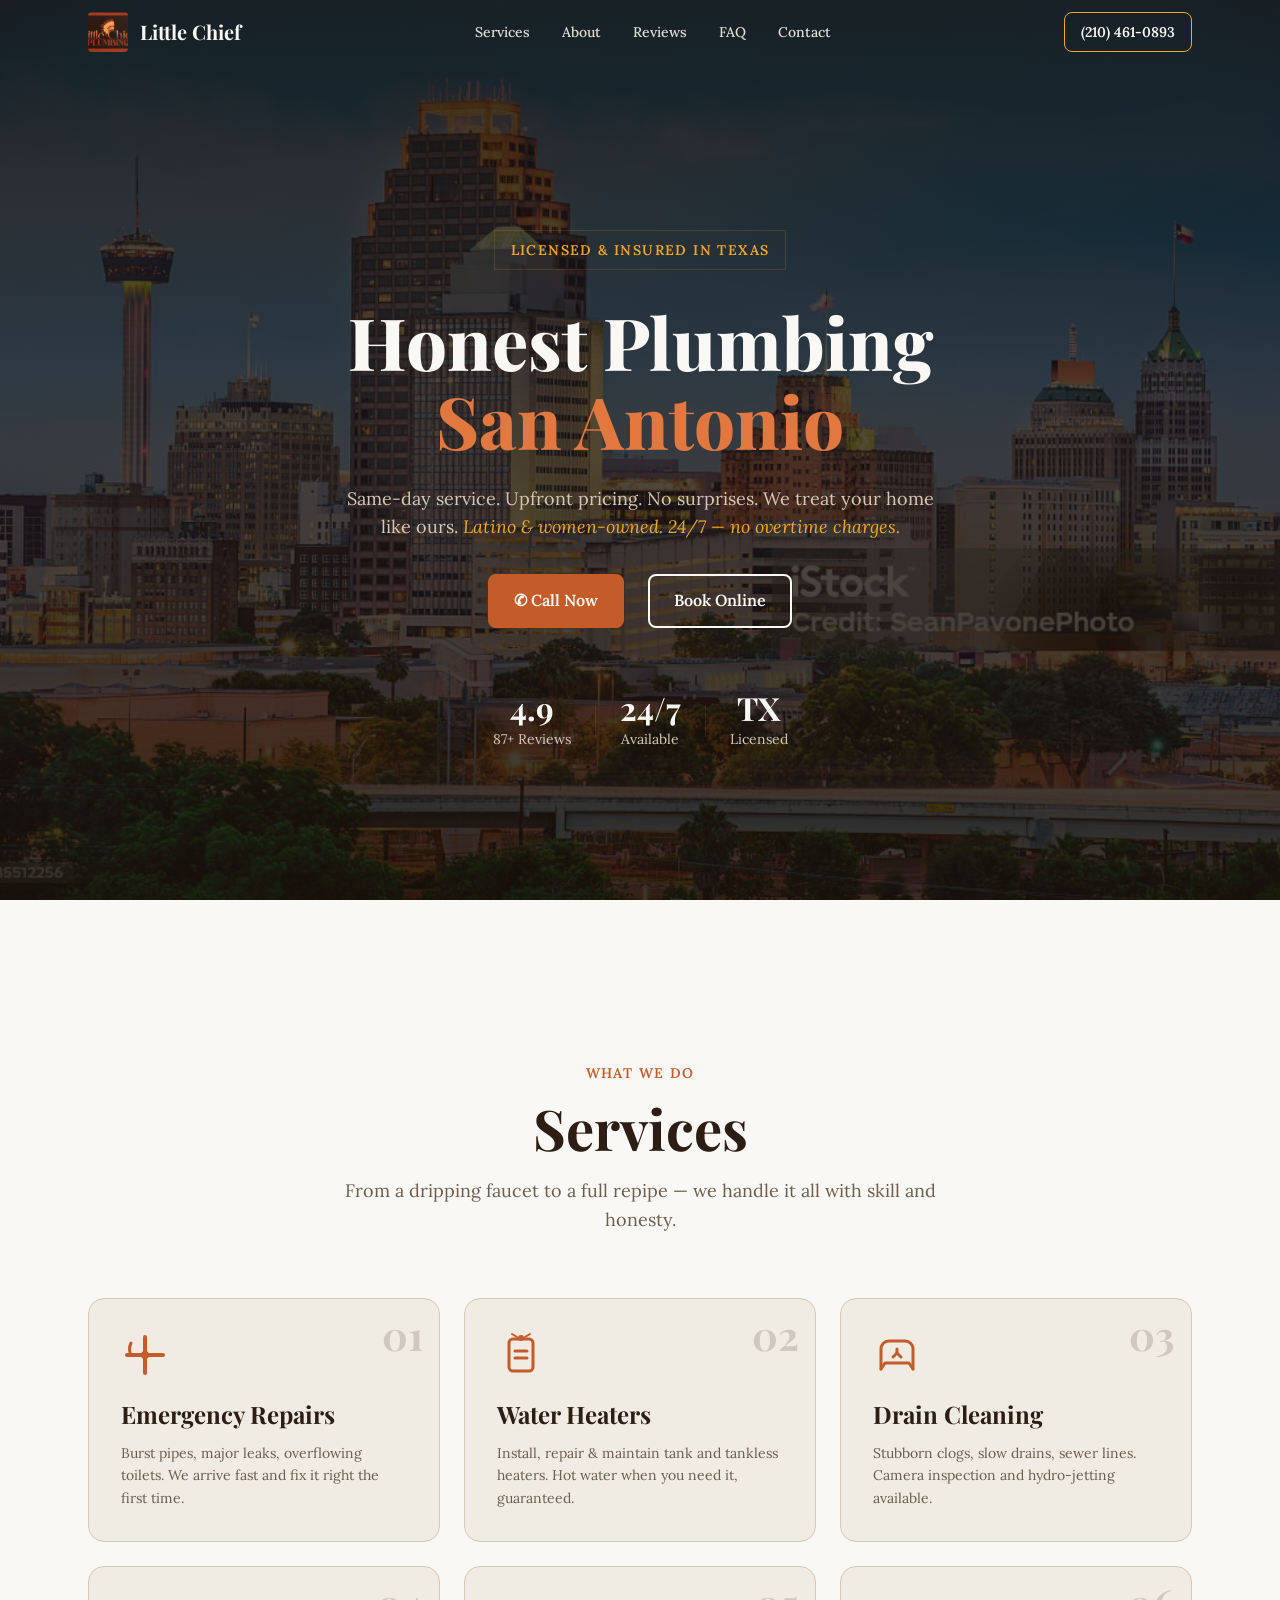
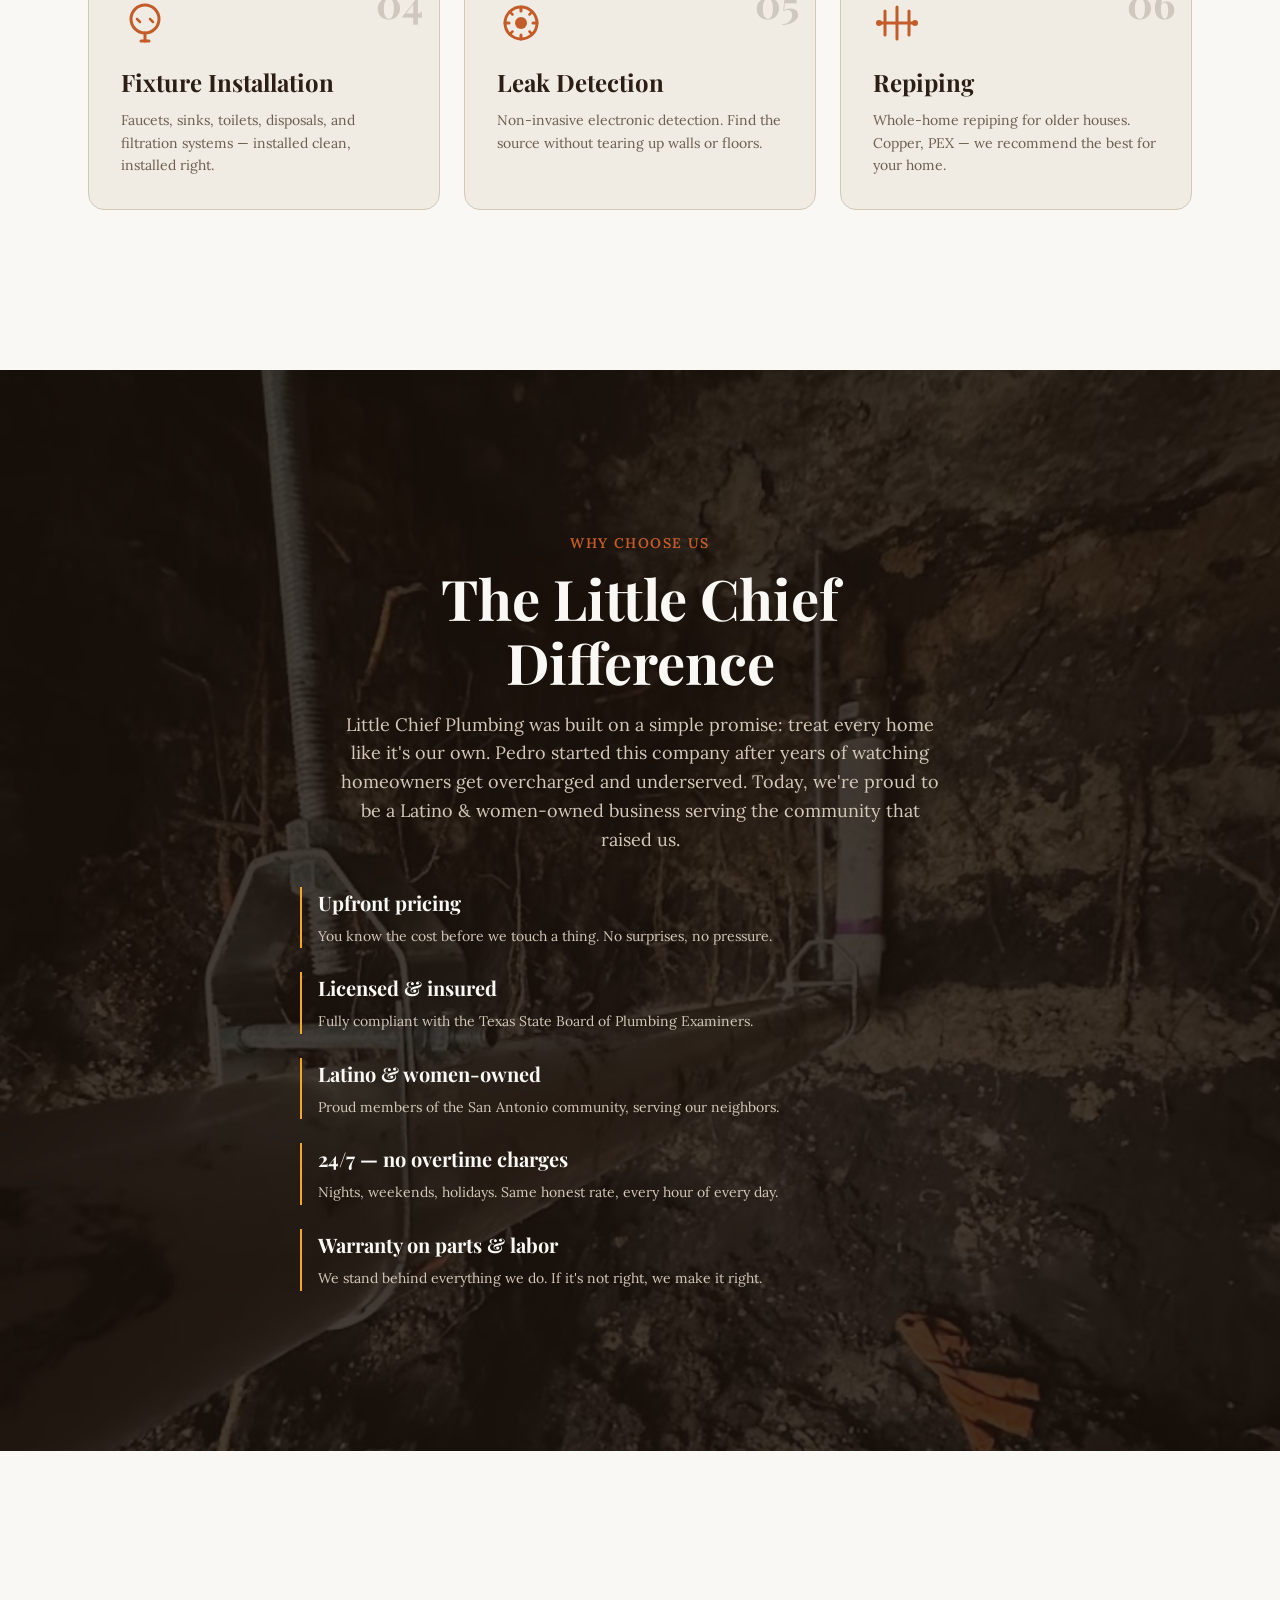
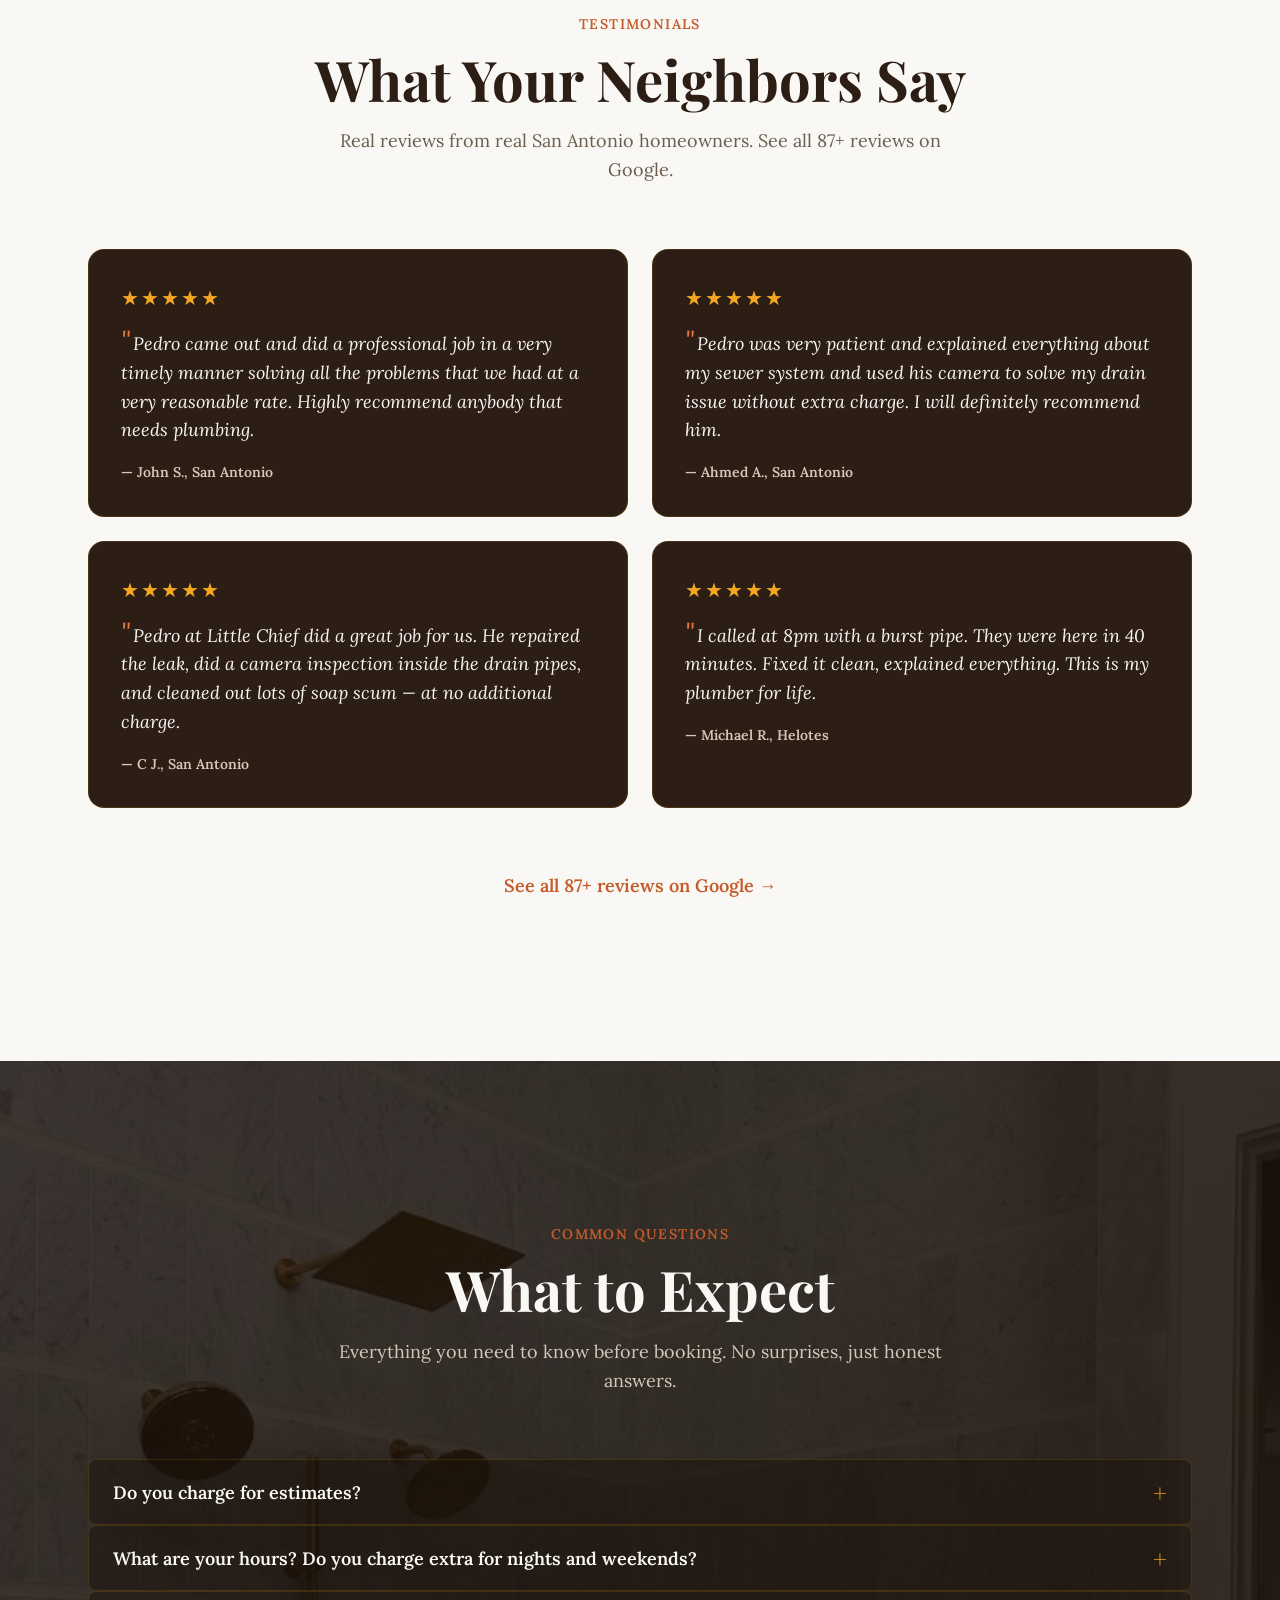
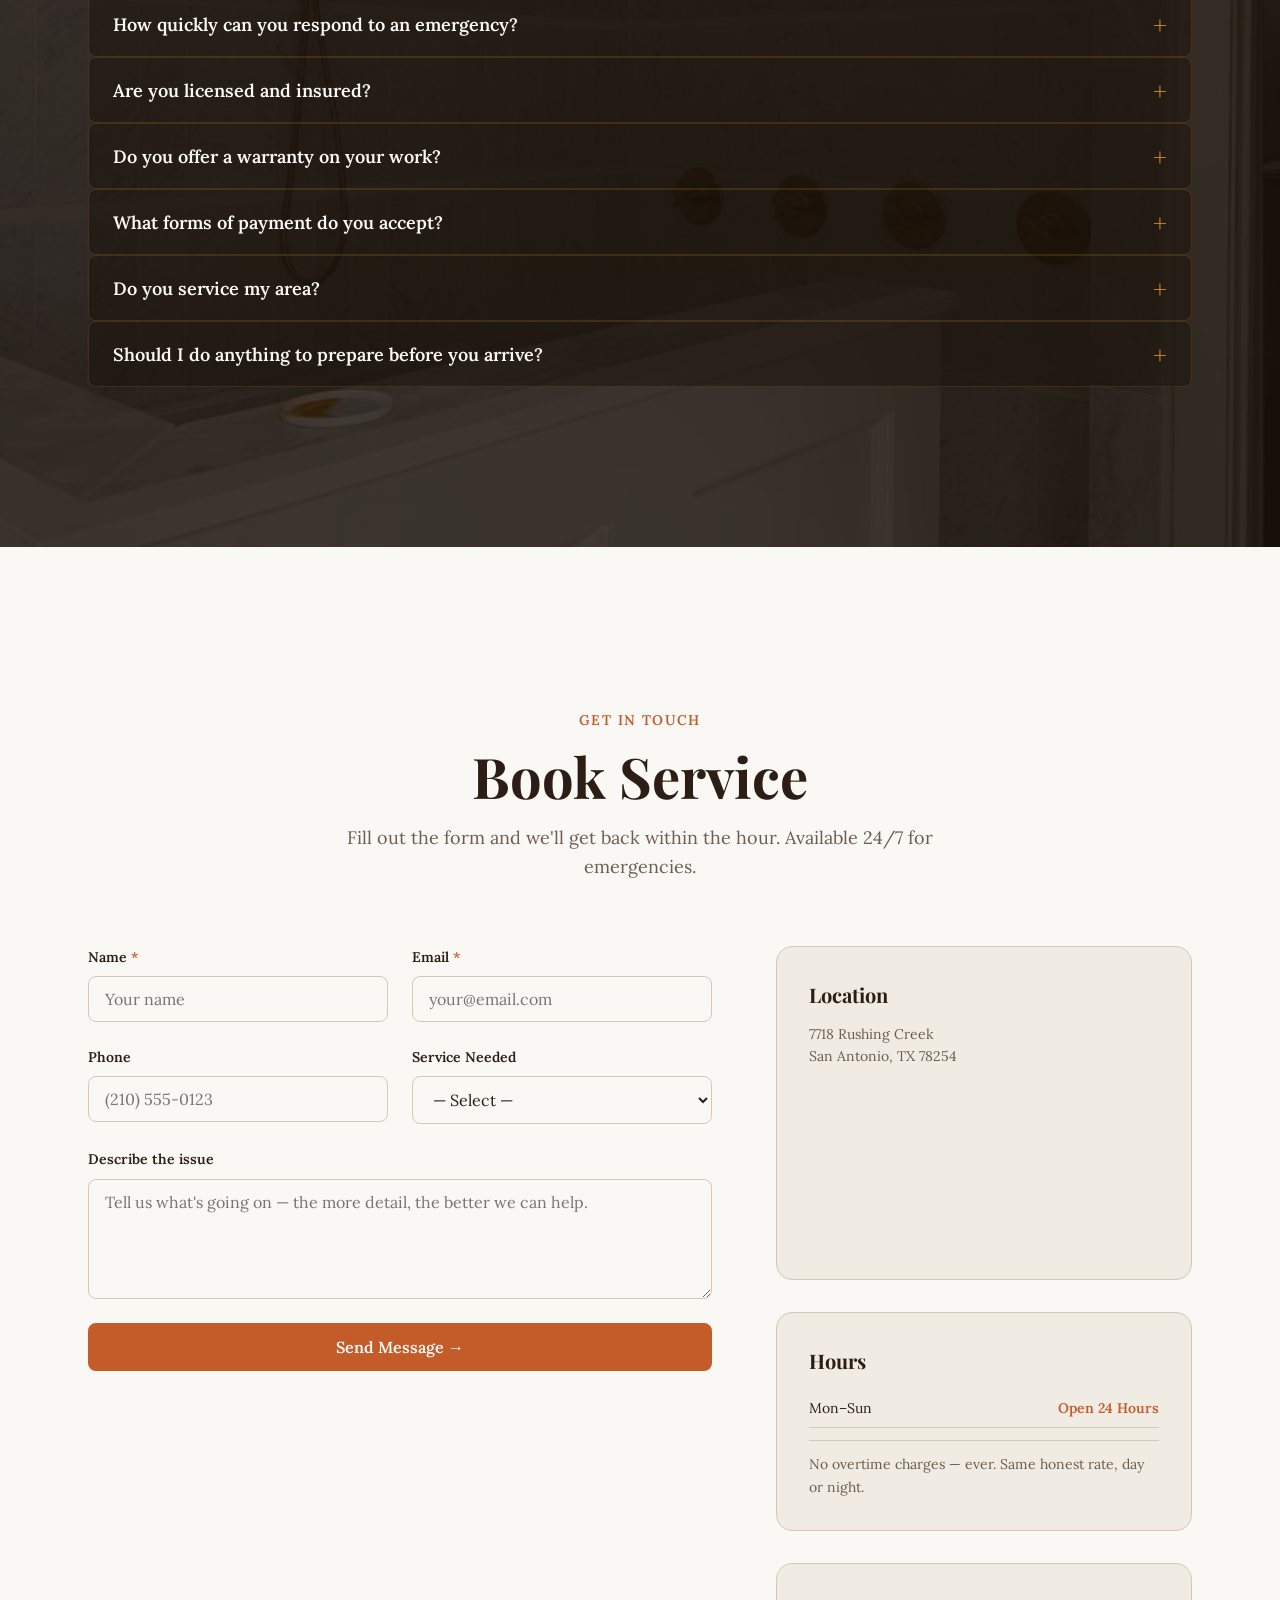
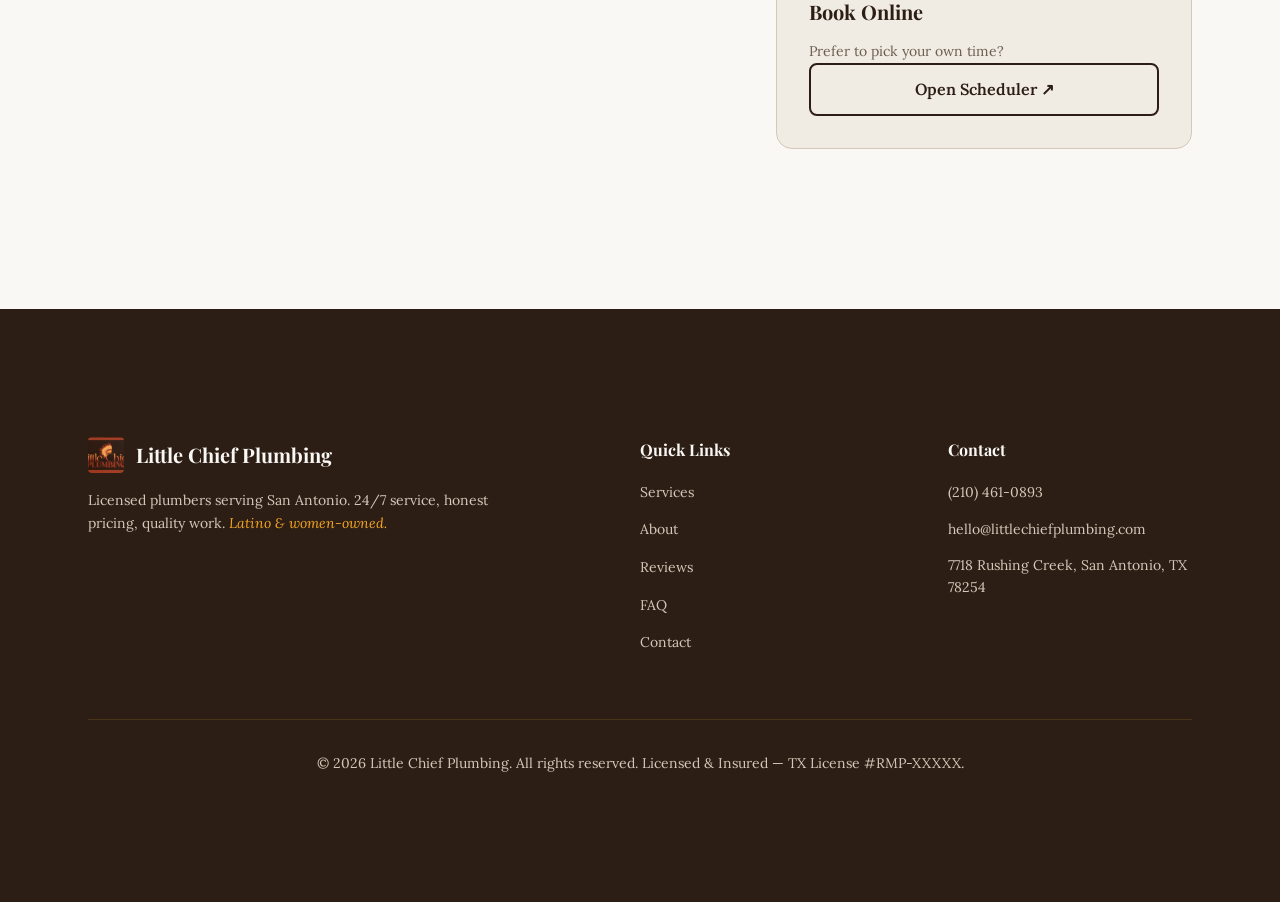
<file: index.html>
<!DOCTYPE html>
<html lang="en">
<head>
  <meta charset="UTF-8">
  <meta name="viewport" content="width=device-width, initial-scale=1.0">
  <meta name="description" content="Little Chief Plumbing — Honest, reliable plumbing in San Antonio, TX. 24/7 emergency repairs, water heaters, drain cleaning & more. Licensed & insured. Latino & women-owned.">

  <meta property="og:title" content="Little Chief Plumbing — Trusted Plumbing in San Antonio, TX">
  <meta property="og:description" content="Licensed plumbers serving San Antonio. 24/7 service, upfront pricing, no surprises. Latino & women-owned.">
  <meta property="og:image" content="https://littlechiefplumbing.com/assets/logo-card.png">
  <meta property="og:url" content="https://littlechiefplumbing.com">

  <title>Little Chief Plumbing — Honest Plumbing in San Antonio, TX</title>

  <link rel="preconnect" href="https://fonts.googleapis.com">
  <link rel="preconnect" href="https://fonts.gstatic.com" crossorigin>
  <link href="https://fonts.googleapis.com/css2?family=Playfair+Display:ital,wght@0,400;0,500;0,600;0,700;0,800;0,900;1,400;1,500&family=Lora:ital,wght@0,400;0,500;0,600;0,700;1,400&display=swap" rel="stylesheet">
  <link rel="stylesheet" href="css/style.css">

  <script type="application/ld+json">
  {
    "@context": "https://schema.org",
    "@type": "Plumber",
    "name": "Little Chief Plumbing",
    "image": "https://littlechiefplumbing.com/assets/logo-card.png",
    "url": "https://littlechiefplumbing.com",
    "telephone": "+1-210-461-0893",
    "email": "hello@littlechiefplumbing.com",
    "address": {
      "@type": "PostalAddress",
      "streetAddress": "7718 Rushing Creek",
      "addressLocality": "San Antonio",
      "addressRegion": "TX",
      "postalCode": "78254",
      "addressCountry": "US"
    },
    "geo": {
      "@type": "GeoCoordinates",
      "latitude": 29.5180,
      "longitude": -98.7300
    },
    "openingHoursSpecification": [
      { "@type": "OpeningHoursSpecification", "dayOfWeek": ["Monday","Tuesday","Wednesday","Thursday","Friday","Saturday","Sunday"], "opens": "00:00", "closes": "23:59" }
    ],
    "priceRange": "$$",
    "areaServed": { "@type": "City", "name": "San Antonio" }
  }
  </script>
</head>
<body>

  <!-- Header -->
  <header class="header" id="header">
    <div class="header-inner">
      <a href="/" class="logo" aria-label="Little Chief Plumbing home">
        <img src="assets/logo-card.png" alt="" width="40" height="40" class="logo-mark" style="object-fit:cover; border-radius:4px;">
        <span>Little Chief</span>
      </a>
      <nav class="nav" aria-label="Main navigation">
        <button class="nav-toggle" id="nav-toggle" aria-expanded="false" aria-label="Toggle menu">
          <span class="nav-toggle-bar"></span>
          <span class="nav-toggle-bar"></span>
          <span class="nav-toggle-bar"></span>
        </button>
        <ul class="nav-list" id="nav-list" role="list">
          <li><a href="#services" class="nav-link">Services</a></li>
          <li><a href="#about" class="nav-link">About</a></li>
          <li><a href="#reviews" class="nav-link">Reviews</a></li>
          <li><a href="#faq" class="nav-link">FAQ</a></li>
          <li><a href="#contact" class="nav-link">Contact</a></li>
        </ul>
      </nav>
      <a href="tel:+12104610893" class="header-phone">(210) 461-0893</a>
    </div>
  </header>

  <main>
    <!-- Hero -->
    <section class="hero section--dark" id="hero">
      <div class="hero-inner">
        <div class="hero-badge reveal">Licensed &amp; Insured in Texas</div>
        <h1 class="hero-heading reveal-delay-1">
          <span class="hero-line">Honest Plumbing</span>
          <span class="hero-line hero-line--accent">San Antonio</span>
        </h1>
        <p class="hero-sub reveal-delay-2">
          Same-day service. Upfront pricing. No surprises. We treat your home like ours.
          <em>Latino &amp; women-owned. 24/7 — no overtime charges.</em>
        </p>
        <div class="hero-actions reveal-delay-3">
          <a href="tel:+12104610893" class="btn btn-copper">&#9990; Call Now</a>
          <a href="#contact" class="btn btn-ghost">Book Online</a>
        </div>
        <div class="hero-stats reveal-delay-4">
          <div class="hero-stat">
            <span class="hero-stat-value">4.9</span>
            <span class="hero-stat-label">87+ Reviews</span>
          </div>
          <div class="hero-stat-divider" aria-hidden="true"></div>
          <div class="hero-stat">
            <span class="hero-stat-value">24/7</span>
            <span class="hero-stat-label">Available</span>
          </div>
          <div class="hero-stat-divider" aria-hidden="true"></div>
          <div class="hero-stat">
            <span class="hero-stat-value">TX</span>
            <span class="hero-stat-label">Licensed</span>
          </div>
        </div>
      </div>
    </section>

    <!-- Services -->
    <section class="section" id="services">
      <div class="container">
        <div class="section-header reveal">
          <span class="section-eyebrow">What we do</span>
          <h2 class="section-title">Services</h2>
          <p class="section-desc">From a dripping faucet to a full repipe — we handle it all with skill and honesty.</p>
        </div>
        <div class="services-grid">
          <article class="service-card reveal">
            <div class="service-card-marker" aria-hidden="true">01</div>
            <div class="service-card-icon">
              <svg viewBox="0 0 48 48" fill="none" aria-hidden="true"><path d="M24 6v36M6 24h36" stroke="currentColor" stroke-width="4" stroke-linecap="round"/><circle cx="24" cy="24" r="4" fill="currentColor"/><path d="M10 12c-2 4-2 8 0 12" stroke="currentColor" stroke-width="3" stroke-linecap="round"/></svg>
            </div>
            <h3 class="service-card-title">Emergency Repairs</h3>
            <p class="service-card-desc">Burst pipes, major leaks, overflowing toilets. We arrive fast and fix it right the first time.</p>
          </article>

          <article class="service-card reveal">
            <div class="service-card-marker" aria-hidden="true">02</div>
            <div class="service-card-icon">
              <svg viewBox="0 0 48 48" fill="none" aria-hidden="true"><rect x="12" y="8" width="24" height="32" rx="4" stroke="currentColor" stroke-width="3"/><path d="M18 20h12M18 27h12" stroke="currentColor" stroke-width="3" stroke-linecap="round"/><circle cx="24" cy="7" r="3" fill="currentColor"/><path d="M28 6l5-3M20 6l-5-3" stroke="currentColor" stroke-width="2" stroke-linecap="round"/></svg>
            </div>
            <h3 class="service-card-title">Water Heaters</h3>
            <p class="service-card-desc">Install, repair &amp; maintain tank and tankless heaters. Hot water when you need it, guaranteed.</p>
          </article>

          <article class="service-card reveal">
            <div class="service-card-marker" aria-hidden="true">03</div>
            <div class="service-card-icon">
              <svg viewBox="0 0 48 48" fill="none" aria-hidden="true"><path d="M8 38V18c0-4 3-8 8-8h16c5 0 8 4 8 8v20" stroke="currentColor" stroke-width="3" stroke-linecap="round"/><path d="M8 38l4-6h24l4 6" stroke="currentColor" stroke-width="3" stroke-linecap="round" stroke-linejoin="round"/><path d="M20 26l4-4 4 4" stroke="currentColor" stroke-width="3" stroke-linecap="round" stroke-linejoin="round"/><path d="M24 22v-4" stroke="currentColor" stroke-width="3" stroke-linecap="round"/></svg>
            </div>
            <h3 class="service-card-title">Drain Cleaning</h3>
            <p class="service-card-desc">Stubborn clogs, slow drains, sewer lines. Camera inspection and hydro-jetting available.</p>
          </article>

          <article class="service-card reveal">
            <div class="service-card-marker" aria-hidden="true">04</div>
            <div class="service-card-icon">
              <svg viewBox="0 0 48 48" fill="none" aria-hidden="true"><circle cx="24" cy="20" r="14" stroke="currentColor" stroke-width="3"/><path d="M24 34v8" stroke="currentColor" stroke-width="3" stroke-linecap="round"/><path d="M20 42h8" stroke="currentColor" stroke-width="3" stroke-linecap="round"/><path d="M16 20l3 3M29 20l3 3" stroke="currentColor" stroke-width="2.5" stroke-linecap="round"/></svg>
            </div>
            <h3 class="service-card-title">Fixture Installation</h3>
            <p class="service-card-desc">Faucets, sinks, toilets, disposals, and filtration systems — installed clean, installed right.</p>
          </article>

          <article class="service-card reveal">
            <div class="service-card-marker" aria-hidden="true">05</div>
            <div class="service-card-icon">
              <svg viewBox="0 0 48 48" fill="none" aria-hidden="true"><circle cx="24" cy="24" r="16" stroke="currentColor" stroke-width="3"/><circle cx="24" cy="24" r="6" fill="currentColor"/><path d="M24 8v4M24 36v4M8 24h4M36 24h4" stroke="currentColor" stroke-width="3" stroke-linecap="round"/><path d="M12.7 12.7l2.8 2.8M32.5 32.5l2.8 2.8M35.3 12.7l-2.8 2.8M15.5 32.5l-2.8 2.8" stroke="currentColor" stroke-width="2.5" stroke-linecap="round"/></svg>
            </div>
            <h3 class="service-card-title">Leak Detection</h3>
            <p class="service-card-desc">Non-invasive electronic detection. Find the source without tearing up walls or floors.</p>
          </article>

          <article class="service-card reveal">
            <div class="service-card-marker" aria-hidden="true">06</div>
            <div class="service-card-icon">
              <svg viewBox="0 0 48 48" fill="none" aria-hidden="true"><path d="M6 24h36" stroke="currentColor" stroke-width="3" stroke-linecap="round"/><path d="M12 12v24M24 8v32M36 12v24" stroke="currentColor" stroke-width="3" stroke-linecap="round"/><circle cx="6" cy="24" r="3" fill="currentColor"/><circle cx="42" cy="24" r="3" fill="currentColor"/></svg>
            </div>
            <h3 class="service-card-title">Repiping</h3>
            <p class="service-card-desc">Whole-home repiping for older houses. Copper, PEX — we recommend the best for your home.</p>
          </article>
        </div>
      </div>
    </section>

    <!-- About -->
    <section class="section about" id="about">
      <div class="container">
        <div class="about-inner reveal">
          <span class="section-eyebrow">Why choose us</span>
          <h2 class="section-title">The Little Chief<br>Difference</h2>
          <p class="section-desc">
            Little Chief Plumbing was built on a simple promise: treat every home like it's our own. 
            Pedro started this company after years of watching homeowners get overcharged and 
            underserved. Today, we're proud to be a Latino &amp; women-owned business serving the 
            community that raised us.
          </p>
          <ul class="about-list" role="list">
            <li>
              <strong>Upfront pricing</strong>
              <span>You know the cost before we touch a thing. No surprises, no pressure.</span>
            </li>
            <li>
              <strong>Licensed &amp; insured</strong>
              <span>Fully compliant with the Texas State Board of Plumbing Examiners.</span>
            </li>
            <li>
              <strong>Latino &amp; women-owned</strong>
              <span>Proud members of the San Antonio community, serving our neighbors.</span>
            </li>
            <li>
              <strong>24/7 — no overtime charges</strong>
              <span>Nights, weekends, holidays. Same honest rate, every hour of every day.</span>
            </li>
            <li>
              <strong>Warranty on parts &amp; labor</strong>
              <span>We stand behind everything we do. If it's not right, we make it right.</span>
            </li>
          </ul>
        </div>
      </div>
    </section>

    <!-- Reviews -->
    <section class="section" id="reviews">
      <div class="container">
        <div class="section-header reveal">
          <span class="section-eyebrow">Testimonials</span>
          <h2 class="section-title">What Your Neighbors Say</h2>
          <p class="section-desc">Real reviews from real San Antonio homeowners. See all 87+ reviews on Google.</p>
        </div>
        <div class="reviews-grid">
          <figure class="review-card reveal">
            <div class="review-stars" aria-label="5 out of 5 stars">
              <span>&#9733;</span><span>&#9733;</span><span>&#9733;</span><span>&#9733;</span><span>&#9733;</span>
            </div>
            <blockquote><p>Pedro came out and did a professional job in a very timely manner solving all the problems that we had at a very reasonable rate. Highly recommend anybody that needs plumbing.</p></blockquote>
            <figcaption>&mdash; John S., San Antonio</figcaption>
          </figure>

          <figure class="review-card reveal">
            <div class="review-stars" aria-label="5 out of 5 stars">
              <span>&#9733;</span><span>&#9733;</span><span>&#9733;</span><span>&#9733;</span><span>&#9733;</span>
            </div>
            <blockquote><p>Pedro was very patient and explained everything about my sewer system and used his camera to solve my drain issue without extra charge. I will definitely recommend him.</p></blockquote>
            <figcaption>&mdash; Ahmed A., San Antonio</figcaption>
          </figure>

          <figure class="review-card reveal">
            <div class="review-stars" aria-label="5 out of 5 stars">
              <span>&#9733;</span><span>&#9733;</span><span>&#9733;</span><span>&#9733;</span><span>&#9733;</span>
            </div>
            <blockquote><p>Pedro at Little Chief did a great job for us. He repaired the leak, did a camera inspection inside the drain pipes, and cleaned out lots of soap scum — at no additional charge.</p></blockquote>
            <figcaption>&mdash; C J., San Antonio</figcaption>
          </figure>

          <figure class="review-card reveal">
            <div class="review-stars" aria-label="5 out of 5 stars">
              <span>&#9733;</span><span>&#9733;</span><span>&#9733;</span><span>&#9733;</span><span>&#9733;</span>
            </div>
            <blockquote><p>I called at 8pm with a burst pipe. They were here in 40 minutes. Fixed it clean, explained everything. This is my plumber for life.</p></blockquote>
            <figcaption>&mdash; Michael R., Helotes</figcaption>
          </figure>
        </div>
        <div class="reviews-footer reveal">
          <a href="https://g.co/kgs/PLACEHOLDER" target="_blank" rel="noopener">
            See all 87+ reviews on Google &rarr;
          </a>
        </div>
      </div>
    </section>

    <!-- FAQ -->
    <section class="section faq" id="faq">
      <div class="container">
        <div class="section-header reveal">
          <span class="section-eyebrow">Common questions</span>
          <h2 class="section-title">What to Expect</h2>
          <p class="section-desc">Everything you need to know before booking. No surprises, just honest answers.</p>
        </div>
        <div class="faq-list reveal">
          <div class="faq-item">
            <button class="faq-trigger" aria-expanded="false">
              Do you charge for estimates?
            </button>
            <div class="faq-content">
              <p>No. We provide free, no-obligation estimates for all standard plumbing work. For complex issues requiring camera inspection or line locating, we'll discuss any costs upfront before proceeding.</p>
            </div>
          </div>
          <div class="faq-item">
            <button class="faq-trigger" aria-expanded="false">
              What are your hours? Do you charge extra for nights and weekends?
            </button>
            <div class="faq-content">
              <p>We're available 24 hours a day, 7 days a week — including all holidays. And no, we never charge overtime. The same honest rate applies whether it's 2pm on Tuesday or 2am on Christmas morning.</p>
            </div>
          </div>
          <div class="faq-item">
            <button class="faq-trigger" aria-expanded="false">
              How quickly can you respond to an emergency?
            </button>
            <div class="faq-content">
              <p>For true emergencies — burst pipes, major leaks, sewage backups — we aim to arrive within the hour in San Antonio. We'll give you a realistic ETA when you call and keep you updated if anything changes.</p>
            </div>
          </div>
          <div class="faq-item">
            <button class="faq-trigger" aria-expanded="false">
              Are you licensed and insured?
            </button>
            <div class="faq-content">
              <p>Yes. We're fully licensed by the Texas State Board of Plumbing Examiners and carry comprehensive liability insurance. We'll provide our license number upon request — no hesitation, because we have nothing to hide.</p>
            </div>
          </div>
          <div class="faq-item">
            <button class="faq-trigger" aria-expanded="false">
              Do you offer a warranty on your work?
            </button>
            <div class="faq-content">
              <p>Absolutely. We warranty all parts and labor. If something we installed or repaired isn't right, we'll make it right — no arguments, no runaround. That's the Little Chief promise.</p>
            </div>
          </div>
          <div class="faq-item">
            <button class="faq-trigger" aria-expanded="false">
              What forms of payment do you accept?
            </button>
            <div class="faq-content">
              <p>We accept cash, check, and all major credit cards. Payment is due upon completion of service, and we always provide a detailed invoice before collecting payment.</p>
            </div>
          </div>
          <div class="faq-item">
            <button class="faq-trigger" aria-expanded="false">
              Do you service my area?
            </button>
            <div class="faq-content">
              <p>We serve all of San Antonio, TX and the immediate surrounding areas. If you're unsure whether we cover your location, just give us a call — we'll let you know immediately and can often recommend a trusted partner if you're outside our range.</p>
            </div>
          </div>
          <div class="faq-item">
            <button class="faq-trigger" aria-expanded="false">
              Should I do anything to prepare before you arrive?
            </button>
            <div class="faq-content">
              <p>Clear the area around the problem if possible — under sinks, near water heaters, etc. But don't stress about it. Part of our job is working in real homes, not showrooms. We'll handle the rest.</p>
            </div>
          </div>
        </div>
      </div>
    </section>

    <!-- Contact -->
    <section class="section" id="contact">
      <div class="container">
        <div class="section-header reveal">
          <span class="section-eyebrow">Get in touch</span>
          <h2 class="section-title">Book Service</h2>
          <p class="section-desc">Fill out the form and we'll get back within the hour. Available 24/7 for emergencies.</p>
        </div>
        <div class="contact-grid">
          <form action="https://api.staticforms.xyz/submit" method="POST" class="contact-form reveal">
            <input type="hidden" name="accessKey" value="YOUR_STATICFORMS_ACCESS_KEY">
            <input type="hidden" name="redirectTo" value="https://littlechiefplumbing.com/thanks.html">

            <div class="form-row">
              <div class="form-group">
                <label for="name">Name <span class="required" aria-hidden="true">*</span></label>
                <input type="text" id="name" name="name" required autocomplete="name" placeholder="Your name">
              </div>
              <div class="form-group">
                <label for="email">Email <span class="required" aria-hidden="true">*</span></label>
                <input type="email" id="email" name="email" required autocomplete="email" placeholder="your@email.com">
              </div>
            </div>

            <div class="form-row">
              <div class="form-group">
                <label for="phone">Phone</label>
                <input type="tel" id="phone" name="phone" autocomplete="tel" placeholder="(210) 555-0123">
              </div>
              <div class="form-group">
                <label for="service">Service Needed</label>
                <select id="service" name="service">
                  <option value="">&mdash; Select &mdash;</option>
                  <option>Emergency Repair</option>
                  <option>Water Heater</option>
                  <option>Drain Cleaning</option>
                  <option>Fixture Installation</option>
                  <option>Leak Detection</option>
                  <option>Repiping</option>
                  <option>Other</option>
                </select>
              </div>
            </div>

            <div class="form-group">
              <label for="message">Describe the issue</label>
              <textarea id="message" name="message" rows="4" placeholder="Tell us what's going on — the more detail, the better we can help."></textarea>
            </div>

            <button type="submit" class="btn btn-copper btn-full">Send Message &rarr;</button>
          </form>

          <aside class="contact-sidebar reveal">
            <div class="contact-card">
              <h3>Location</h3>
              <address>7718 Rushing Creek<br>San Antonio, TX 78254</address>
              <div class="contact-map">
                <iframe src="https://www.google.com/maps/embed?pb=!1m18!1m12!1m3!1d3470.123456789!2d-98.7300!3d29.5180!2m3!1f0!2f0!3f0!3m2!1i1024!2i768!4f13.1!3m3!1m2!1s0x0%3A0x0!2zMjnCsDMxJzA0LjgiTiA5OMKwNDMnNDguMCJX!5e0!3m2!1sen!2sus!4v1234567890" width="100%" height="160" style="border:0; border-radius:8px;" allowfullscreen="" loading="lazy" referrerpolicy="no-referrer-when-downgrade" title="Little Chief Plumbing location on Google Maps"></iframe>
              </div>
            </div>

            <div class="contact-card">
              <h3>Hours</h3>
              <div class="hours-row"><span>Mon–Sun</span><span class="hours-value">Open 24 Hours</span></div>
              <p class="contact-card-note">No overtime charges — ever. Same honest rate, day or night.</p>
            </div>

            <div class="contact-card">
              <h3>Book Online</h3>
              <p>Prefer to pick your own time?</p>
              <a href="https://calendly.com/your-username" class="btn btn-ghost btn-full" target="_blank" rel="noopener">Open Scheduler ↗</a>
            </div>
          </aside>
        </div>
      </div>
    </section>
  </main>

  <!-- Footer -->
  <footer class="footer">
    <div class="container">
      <div class="footer-grid">
        <div class="footer-brand">
          <a href="/" class="footer-logo-link">
            <img src="assets/logo-card.png" alt="" width="36" height="36" style="object-fit:cover; border-radius:4px;">
            <span>Little Chief Plumbing</span>
          </a>
          <p class="footer-tagline">Licensed plumbers serving San Antonio. 24/7 service, honest pricing, quality work. <em>Latino &amp; women-owned.</em></p>
        </div>
        <nav class="footer-nav" aria-label="Footer navigation">
          <h4>Quick Links</h4>
          <ul role="list">
            <li><a href="#services">Services</a></li>
            <li><a href="#about">About</a></li>
            <li><a href="#reviews">Reviews</a></li>
            <li><a href="#faq">FAQ</a></li>
            <li><a href="#contact">Contact</a></li>
          </ul>
        </nav>
        <div class="footer-contact-info">
          <h4>Contact</h4>
          <ul role="list">
            <li><a href="tel:+12104610893">(210) 461-0893</a></li>
            <li><a href="mailto:hello@littlechiefplumbing.com">hello@littlechiefplumbing.com</a></li>
            <li><address>7718 Rushing Creek, San Antonio, TX 78254</address></li>
          </ul>
        </div>
      </div>
      <div class="footer-bottom">
        <p>&copy; 2026 Little Chief Plumbing. All rights reserved. Licensed &amp; Insured — TX License #RMP-XXXXX.</p>
      </div>
    </div>
  </footer>

  <script src="js/main.js"></script>
</body>
</html>
</file>
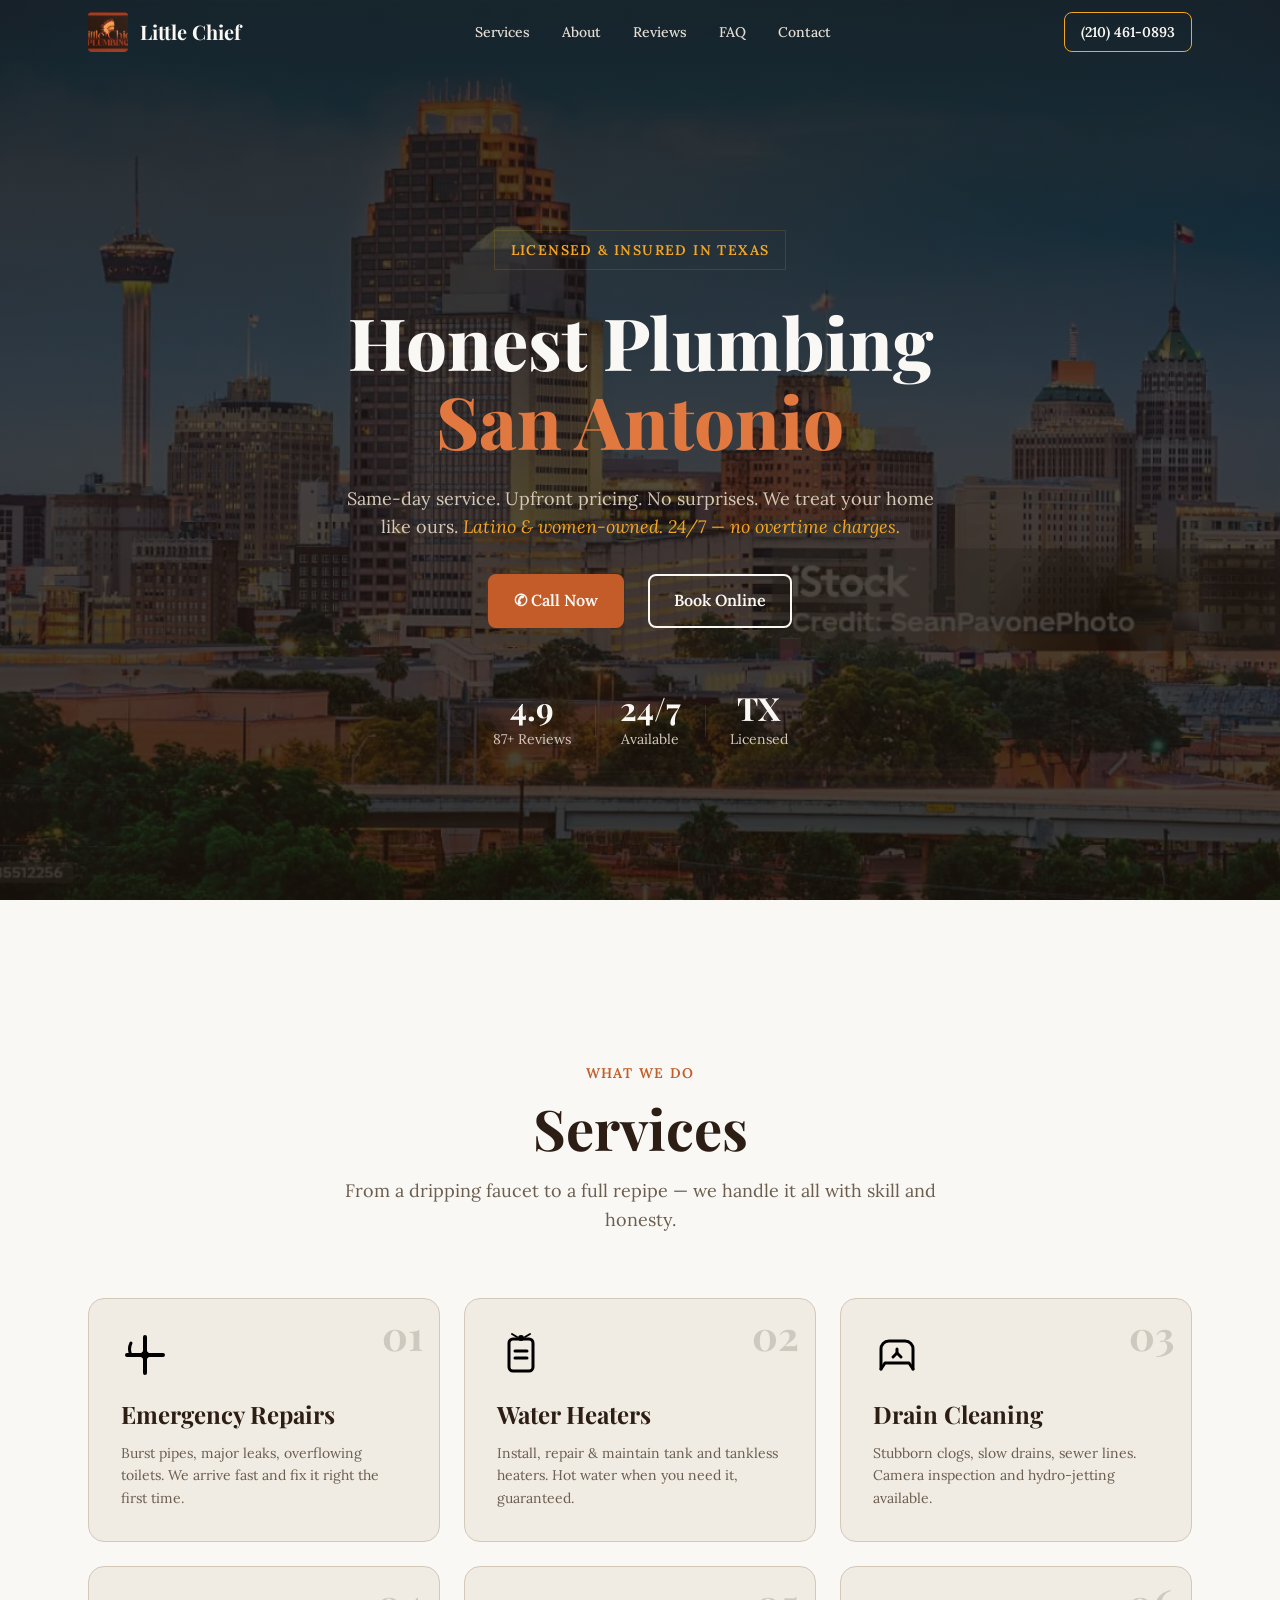
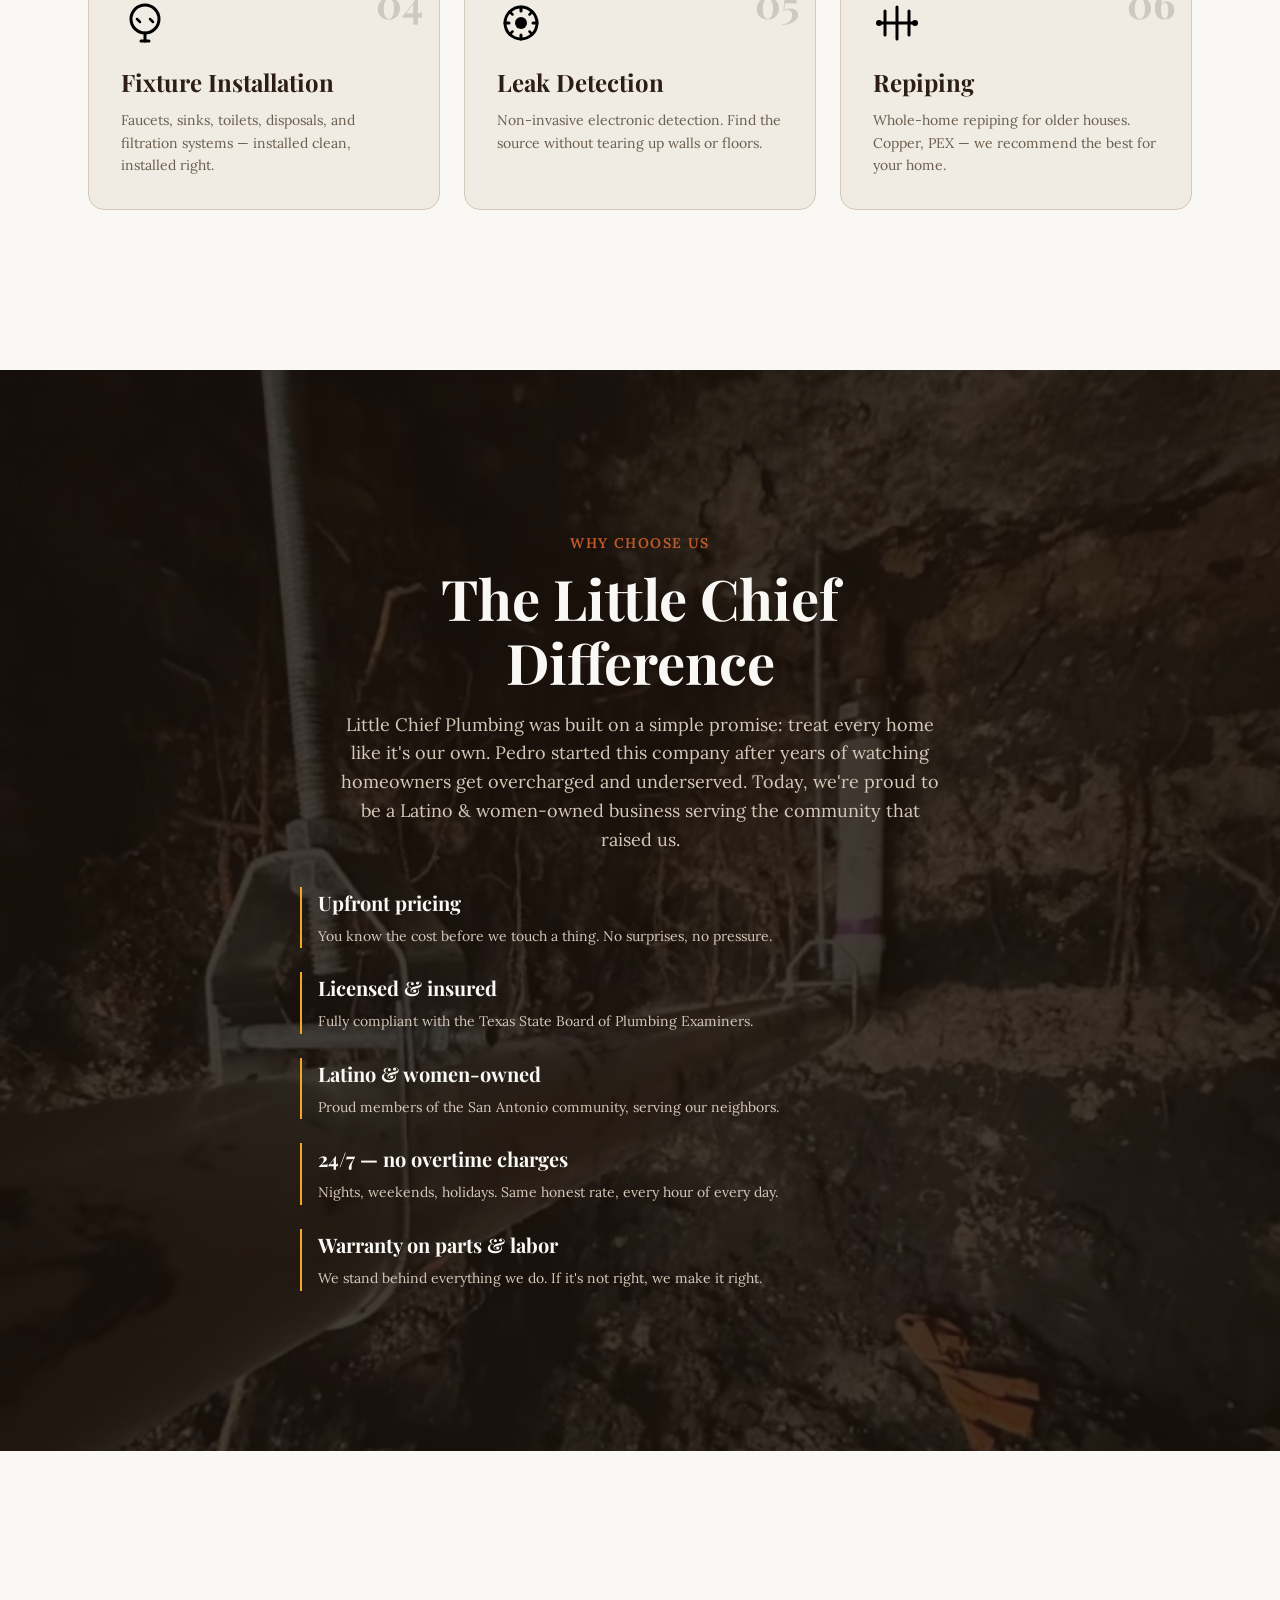
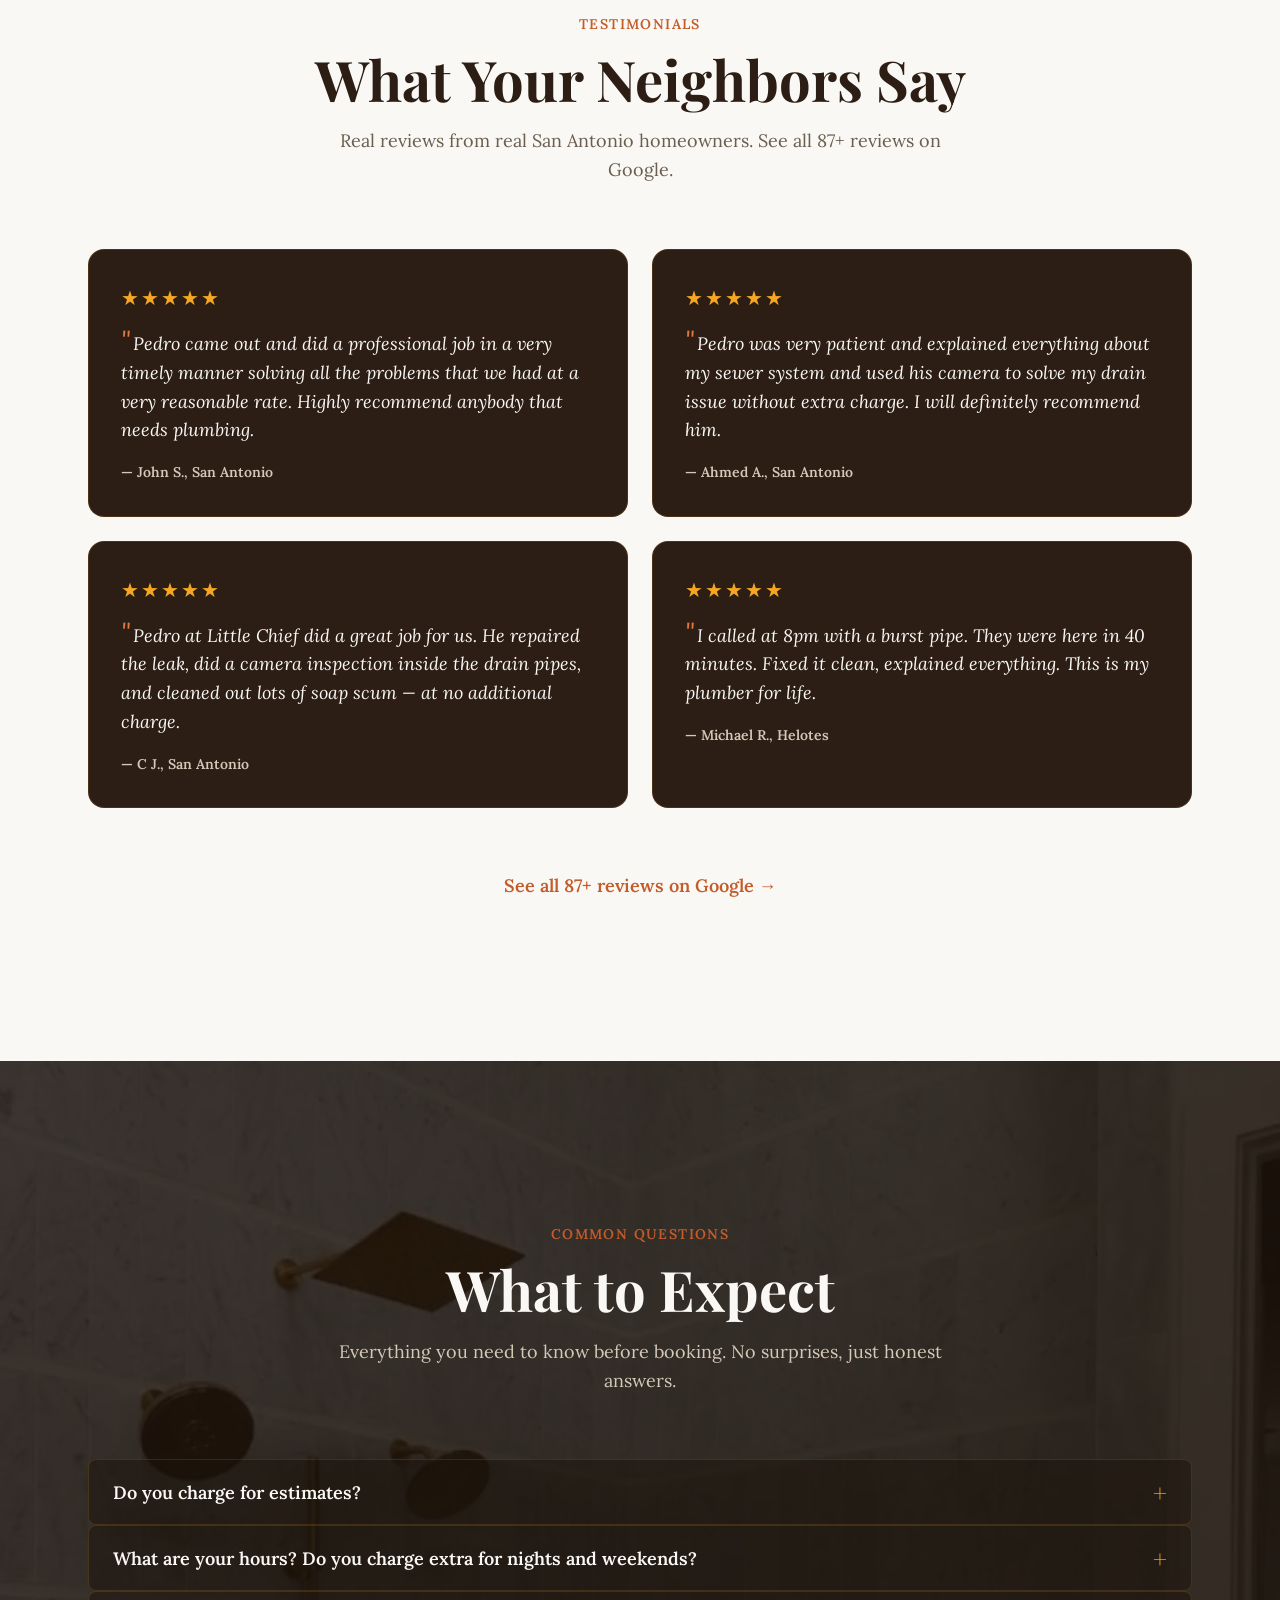
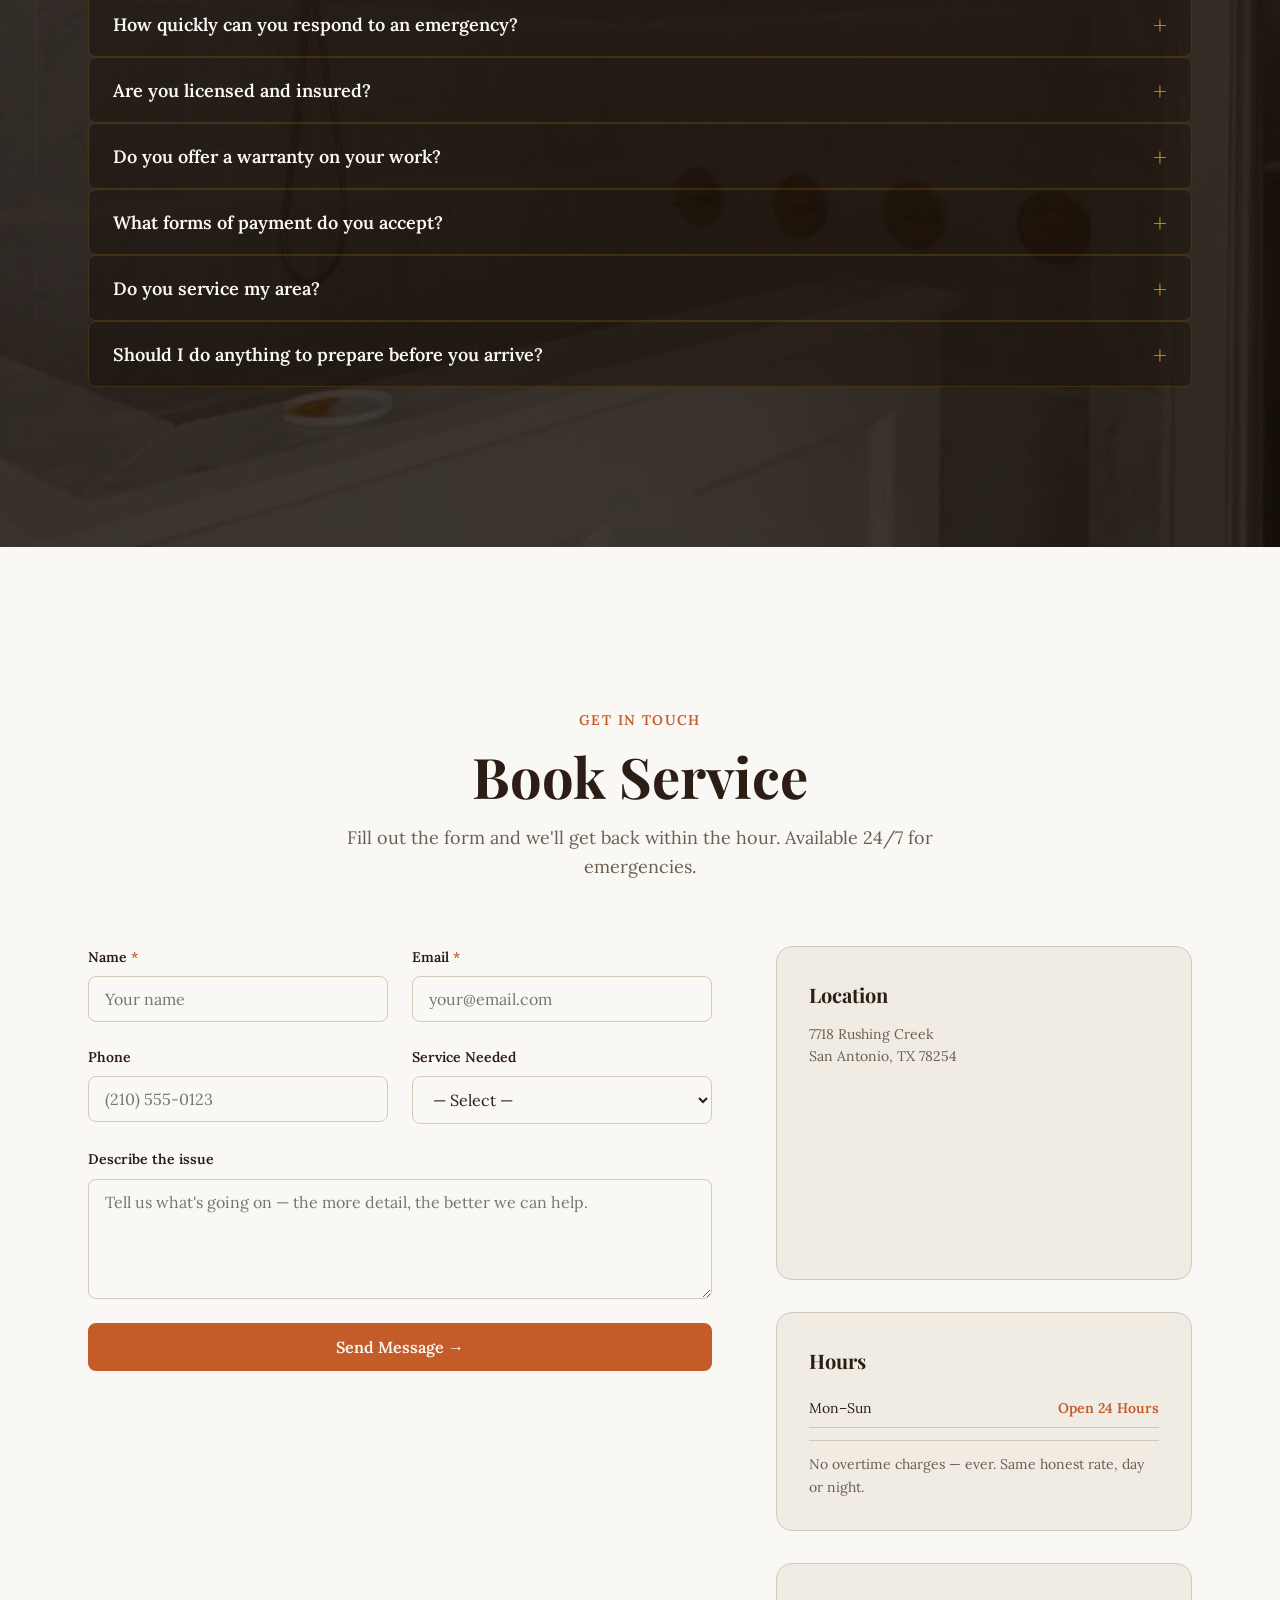
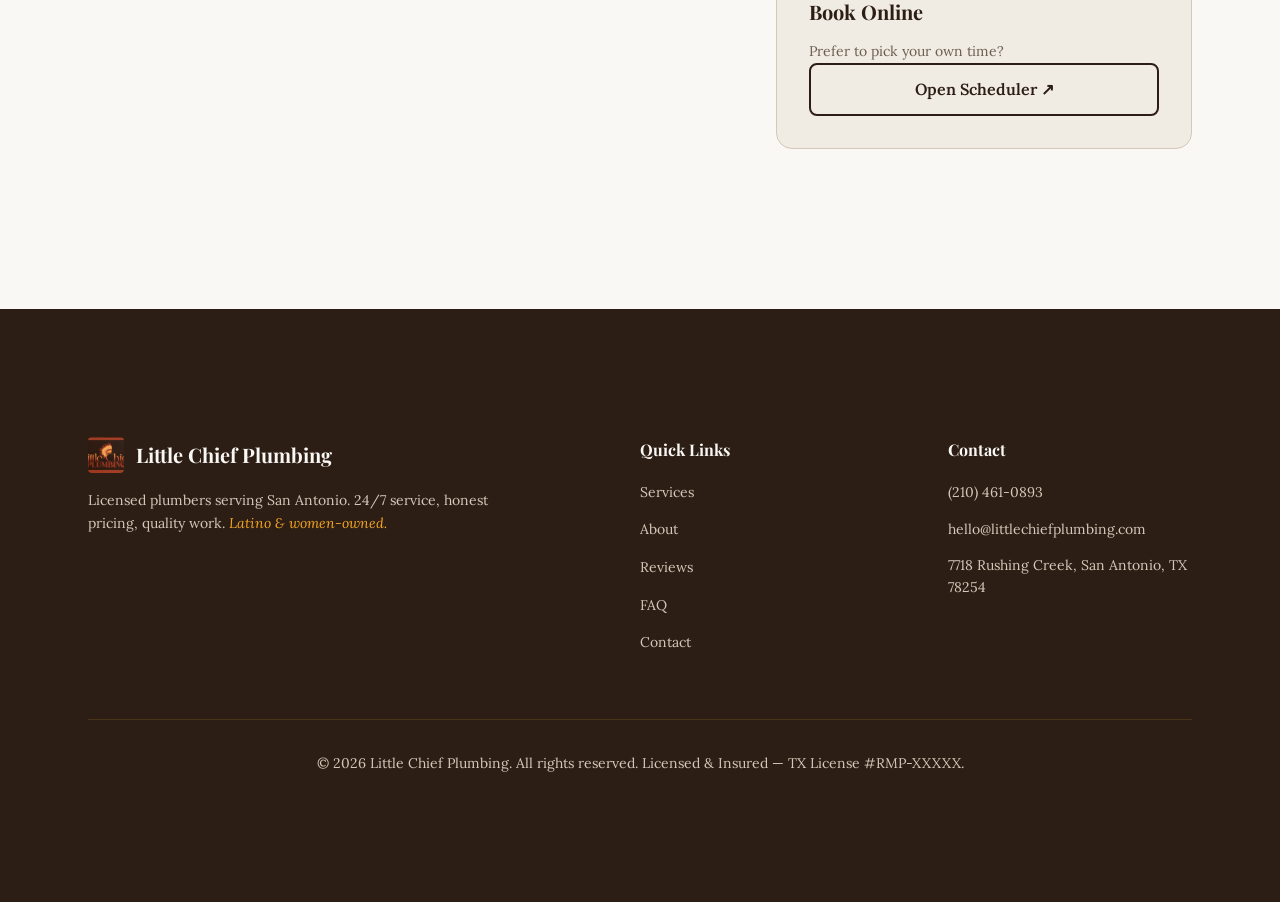
<file: site/index.html>
<!DOCTYPE html>
<html lang="en">
<head>
  <meta charset="UTF-8">
  <meta name="viewport" content="width=device-width, initial-scale=1.0">
  <meta name="description" content="Little Chief Plumbing — Honest, reliable plumbing in San Antonio, TX. 24/7 emergency repairs, water heaters, drain cleaning & more. Licensed & insured. Latino & women-owned.">

  <meta property="og:title" content="Little Chief Plumbing — Trusted Plumbing in San Antonio, TX">
  <meta property="og:description" content="Licensed plumbers serving San Antonio. 24/7 service, upfront pricing, no surprises. Latino & women-owned.">
  <meta property="og:image" content="https://littlechiefplumbing.com/assets/logo-card.png">
  <meta property="og:url" content="https://littlechiefplumbing.com">

  <title>Little Chief Plumbing — Honest Plumbing in San Antonio, TX</title>

  <link rel="preconnect" href="https://fonts.googleapis.com">
  <link rel="preconnect" href="https://fonts.gstatic.com" crossorigin>
  <link href="https://fonts.googleapis.com/css2?family=Playfair+Display:ital,wght@0,400;0,500;0,600;0,700;0,800;0,900;1,400;1,500&family=Lora:ital,wght@0,400;0,500;0,600;0,700;1,400&display=swap" rel="stylesheet">
  <link rel="stylesheet" href="css/style.css">

  <script type="application/ld+json">
  {
    "@context": "https://schema.org",
    "@type": "Plumber",
    "name": "Little Chief Plumbing",
    "image": "https://littlechiefplumbing.com/assets/logo-card.png",
    "url": "https://littlechiefplumbing.com",
    "telephone": "+1-210-461-0893",
    "email": "hello@littlechiefplumbing.com",
    "address": {
      "@type": "PostalAddress",
      "streetAddress": "7718 Rushing Creek",
      "addressLocality": "San Antonio",
      "addressRegion": "TX",
      "postalCode": "78254",
      "addressCountry": "US"
    },
    "geo": {
      "@type": "GeoCoordinates",
      "latitude": 29.5180,
      "longitude": -98.7300
    },
    "openingHoursSpecification": [
      { "@type": "OpeningHoursSpecification", "dayOfWeek": ["Monday","Tuesday","Wednesday","Thursday","Friday","Saturday","Sunday"], "opens": "00:00", "closes": "23:59" }
    ],
    "priceRange": "$$",
    "areaServed": { "@type": "City", "name": "San Antonio" }
  }
  </script>
</head>
<body>

  <!-- Header -->
  <header class="header" id="header">
    <div class="header-inner">
      <a href="/" class="logo" aria-label="Little Chief Plumbing home">
        <img src="assets/logo-card.png" alt="" width="40" height="40" class="logo-mark" style="object-fit:cover; border-radius:4px;">
        <span>Little Chief</span>
      </a>
      <nav class="nav" aria-label="Main navigation">
        <button class="nav-toggle" id="nav-toggle" aria-expanded="false" aria-label="Toggle menu">
          <span class="nav-toggle-bar"></span>
          <span class="nav-toggle-bar"></span>
          <span class="nav-toggle-bar"></span>
        </button>
        <ul class="nav-list" id="nav-list" role="list">
          <li><a href="#services" class="nav-link">Services</a></li>
          <li><a href="#about" class="nav-link">About</a></li>
          <li><a href="#reviews" class="nav-link">Reviews</a></li>
          <li><a href="#faq" class="nav-link">FAQ</a></li>
          <li><a href="#contact" class="nav-link">Contact</a></li>
        </ul>
      </nav>
      <a href="tel:+12104610893" class="header-phone">(210) 461-0893</a>
    </div>
  </header>

  <main>
    <!-- Hero -->
    <section class="hero section--dark" id="hero">
      <div class="hero-inner">
        <div class="hero-badge reveal">Licensed &amp; Insured in Texas</div>
        <h1 class="hero-heading reveal-delay-1">
          <span class="hero-line">Honest Plumbing</span>
          <span class="hero-line hero-line--accent">San Antonio</span>
        </h1>
        <p class="hero-sub reveal-delay-2">
          Same-day service. Upfront pricing. No surprises. We treat your home like ours.
          <em>Latino &amp; women-owned. 24/7 — no overtime charges.</em>
        </p>
        <div class="hero-actions reveal-delay-3">
          <a href="tel:+12104610893" class="btn btn-copper">&#9990; Call Now</a>
          <a href="#contact" class="btn btn-ghost">Book Online</a>
        </div>
        <div class="hero-stats reveal-delay-4">
          <div class="hero-stat">
            <span class="hero-stat-value">4.9</span>
            <span class="hero-stat-label">87+ Reviews</span>
          </div>
          <div class="hero-stat-divider" aria-hidden="true"></div>
          <div class="hero-stat">
            <span class="hero-stat-value">24/7</span>
            <span class="hero-stat-label">Available</span>
          </div>
          <div class="hero-stat-divider" aria-hidden="true"></div>
          <div class="hero-stat">
            <span class="hero-stat-value">TX</span>
            <span class="hero-stat-label">Licensed</span>
          </div>
        </div>
      </div>
    </section>

    <!-- Services -->
    <section class="section" id="services">
      <div class="container">
        <div class="section-header reveal">
          <span class="section-eyebrow">What we do</span>
          <h2 class="section-title">Services</h2>
          <p class="section-desc">From a dripping faucet to a full repipe — we handle it all with skill and honesty.</p>
        </div>
        <div class="services-grid">
          <article class="service-card reveal">
            <div class="service-card-marker" aria-hidden="true">01</div>
            <div class="service-card-icon">
              <img src="assets/icons/emergency-repairs.svg" alt="" width="48" height="48" loading="lazy">
            </div>
            <h3 class="service-card-title">Emergency Repairs</h3>
            <p class="service-card-desc">Burst pipes, major leaks, overflowing toilets. We arrive fast and fix it right the first time.</p>
          </article>

          <article class="service-card reveal">
            <div class="service-card-marker" aria-hidden="true">02</div>
            <div class="service-card-icon">
              <img src="assets/icons/water-heaters.svg" alt="" width="48" height="48" loading="lazy">
            </div>
            <h3 class="service-card-title">Water Heaters</h3>
            <p class="service-card-desc">Install, repair &amp; maintain tank and tankless heaters. Hot water when you need it, guaranteed.</p>
          </article>

          <article class="service-card reveal">
            <div class="service-card-marker" aria-hidden="true">03</div>
            <div class="service-card-icon">
              <img src="assets/icons/drain-cleaning.svg" alt="" width="48" height="48" loading="lazy">
            </div>
            <h3 class="service-card-title">Drain Cleaning</h3>
            <p class="service-card-desc">Stubborn clogs, slow drains, sewer lines. Camera inspection and hydro-jetting available.</p>
          </article>

          <article class="service-card reveal">
            <div class="service-card-marker" aria-hidden="true">04</div>
            <div class="service-card-icon">
              <img src="assets/icons/fixture-installation.svg" alt="" width="48" height="48" loading="lazy">
            </div>
            <h3 class="service-card-title">Fixture Installation</h3>
            <p class="service-card-desc">Faucets, sinks, toilets, disposals, and filtration systems — installed clean, installed right.</p>
          </article>

          <article class="service-card reveal">
            <div class="service-card-marker" aria-hidden="true">05</div>
            <div class="service-card-icon">
              <img src="assets/icons/leak-detection.svg" alt="" width="48" height="48" loading="lazy">
            </div>
            <h3 class="service-card-title">Leak Detection</h3>
            <p class="service-card-desc">Non-invasive electronic detection. Find the source without tearing up walls or floors.</p>
          </article>

          <article class="service-card reveal">
            <div class="service-card-marker" aria-hidden="true">06</div>
            <div class="service-card-icon">
              <img src="assets/icons/repiping.svg" alt="" width="48" height="48" loading="lazy">
            </div>
            <h3 class="service-card-title">Repiping</h3>
            <p class="service-card-desc">Whole-home repiping for older houses. Copper, PEX — we recommend the best for your home.</p>
          </article>
        </div>
      </div>
    </section>

    <!-- About -->
    <section class="section about" id="about">
      <div class="container">
        <div class="about-inner reveal">
          <span class="section-eyebrow">Why choose us</span>
          <h2 class="section-title">The Little Chief<br>Difference</h2>
          <p class="section-desc">
            Little Chief Plumbing was built on a simple promise: treat every home like it's our own. 
            Pedro started this company after years of watching homeowners get overcharged and 
            underserved. Today, we're proud to be a Latino &amp; women-owned business serving the 
            community that raised us.
          </p>
          <ul class="about-list" role="list">
            <li>
              <strong>Upfront pricing</strong>
              <span>You know the cost before we touch a thing. No surprises, no pressure.</span>
            </li>
            <li>
              <strong>Licensed &amp; insured</strong>
              <span>Fully compliant with the Texas State Board of Plumbing Examiners.</span>
            </li>
            <li>
              <strong>Latino &amp; women-owned</strong>
              <span>Proud members of the San Antonio community, serving our neighbors.</span>
            </li>
            <li>
              <strong>24/7 — no overtime charges</strong>
              <span>Nights, weekends, holidays. Same honest rate, every hour of every day.</span>
            </li>
            <li>
              <strong>Warranty on parts &amp; labor</strong>
              <span>We stand behind everything we do. If it's not right, we make it right.</span>
            </li>
          </ul>
        </div>
      </div>
    </section>

    <!-- Reviews -->
    <section class="section" id="reviews">
      <div class="container">
        <div class="section-header reveal">
          <span class="section-eyebrow">Testimonials</span>
          <h2 class="section-title">What Your Neighbors Say</h2>
          <p class="section-desc">Real reviews from real San Antonio homeowners. See all 87+ reviews on Google.</p>
        </div>
        <div class="reviews-grid">
          <figure class="review-card reveal">
            <div class="review-stars" aria-label="5 out of 5 stars">
              <span>&#9733;</span><span>&#9733;</span><span>&#9733;</span><span>&#9733;</span><span>&#9733;</span>
            </div>
            <blockquote><p>Pedro came out and did a professional job in a very timely manner solving all the problems that we had at a very reasonable rate. Highly recommend anybody that needs plumbing.</p></blockquote>
            <figcaption>&mdash; John S., San Antonio</figcaption>
          </figure>

          <figure class="review-card reveal">
            <div class="review-stars" aria-label="5 out of 5 stars">
              <span>&#9733;</span><span>&#9733;</span><span>&#9733;</span><span>&#9733;</span><span>&#9733;</span>
            </div>
            <blockquote><p>Pedro was very patient and explained everything about my sewer system and used his camera to solve my drain issue without extra charge. I will definitely recommend him.</p></blockquote>
            <figcaption>&mdash; Ahmed A., San Antonio</figcaption>
          </figure>

          <figure class="review-card reveal">
            <div class="review-stars" aria-label="5 out of 5 stars">
              <span>&#9733;</span><span>&#9733;</span><span>&#9733;</span><span>&#9733;</span><span>&#9733;</span>
            </div>
            <blockquote><p>Pedro at Little Chief did a great job for us. He repaired the leak, did a camera inspection inside the drain pipes, and cleaned out lots of soap scum — at no additional charge.</p></blockquote>
            <figcaption>&mdash; C J., San Antonio</figcaption>
          </figure>

          <figure class="review-card reveal">
            <div class="review-stars" aria-label="5 out of 5 stars">
              <span>&#9733;</span><span>&#9733;</span><span>&#9733;</span><span>&#9733;</span><span>&#9733;</span>
            </div>
            <blockquote><p>I called at 8pm with a burst pipe. They were here in 40 minutes. Fixed it clean, explained everything. This is my plumber for life.</p></blockquote>
            <figcaption>&mdash; Michael R., Helotes</figcaption>
          </figure>
        </div>
        <div class="reviews-footer reveal">
          <a href="https://g.co/kgs/PLACEHOLDER" target="_blank" rel="noopener">
            See all 87+ reviews on Google &rarr;
          </a>
        </div>
      </div>
    </section>

    <!-- FAQ -->
    <section class="section faq" id="faq">
      <div class="container">
        <div class="section-header reveal">
          <span class="section-eyebrow">Common questions</span>
          <h2 class="section-title">What to Expect</h2>
          <p class="section-desc">Everything you need to know before booking. No surprises, just honest answers.</p>
        </div>
        <div class="faq-list reveal">
          <div class="faq-item">
            <button class="faq-trigger" aria-expanded="false">
              Do you charge for estimates?
            </button>
            <div class="faq-content">
              <p>No. We provide free, no-obligation estimates for all standard plumbing work. For complex issues requiring camera inspection or line locating, we'll discuss any costs upfront before proceeding.</p>
            </div>
          </div>
          <div class="faq-item">
            <button class="faq-trigger" aria-expanded="false">
              What are your hours? Do you charge extra for nights and weekends?
            </button>
            <div class="faq-content">
              <p>We're available 24 hours a day, 7 days a week — including all holidays. And no, we never charge overtime. The same honest rate applies whether it's 2pm on Tuesday or 2am on Christmas morning.</p>
            </div>
          </div>
          <div class="faq-item">
            <button class="faq-trigger" aria-expanded="false">
              How quickly can you respond to an emergency?
            </button>
            <div class="faq-content">
              <p>For true emergencies — burst pipes, major leaks, sewage backups — we aim to arrive within the hour in San Antonio. We'll give you a realistic ETA when you call and keep you updated if anything changes.</p>
            </div>
          </div>
          <div class="faq-item">
            <button class="faq-trigger" aria-expanded="false">
              Are you licensed and insured?
            </button>
            <div class="faq-content">
              <p>Yes. We're fully licensed by the Texas State Board of Plumbing Examiners and carry comprehensive liability insurance. We'll provide our license number upon request — no hesitation, because we have nothing to hide.</p>
            </div>
          </div>
          <div class="faq-item">
            <button class="faq-trigger" aria-expanded="false">
              Do you offer a warranty on your work?
            </button>
            <div class="faq-content">
              <p>Absolutely. We warranty all parts and labor. If something we installed or repaired isn't right, we'll make it right — no arguments, no runaround. That's the Little Chief promise.</p>
            </div>
          </div>
          <div class="faq-item">
            <button class="faq-trigger" aria-expanded="false">
              What forms of payment do you accept?
            </button>
            <div class="faq-content">
              <p>We accept cash, check, and all major credit cards. Payment is due upon completion of service, and we always provide a detailed invoice before collecting payment.</p>
            </div>
          </div>
          <div class="faq-item">
            <button class="faq-trigger" aria-expanded="false">
              Do you service my area?
            </button>
            <div class="faq-content">
              <p>We serve all of San Antonio, TX and the immediate surrounding areas. If you're unsure whether we cover your location, just give us a call — we'll let you know immediately and can often recommend a trusted partner if you're outside our range.</p>
            </div>
          </div>
          <div class="faq-item">
            <button class="faq-trigger" aria-expanded="false">
              Should I do anything to prepare before you arrive?
            </button>
            <div class="faq-content">
              <p>Clear the area around the problem if possible — under sinks, near water heaters, etc. But don't stress about it. Part of our job is working in real homes, not showrooms. We'll handle the rest.</p>
            </div>
          </div>
        </div>
      </div>
    </section>

    <!-- Contact -->
    <section class="section" id="contact">
      <div class="container">
        <div class="section-header reveal">
          <span class="section-eyebrow">Get in touch</span>
          <h2 class="section-title">Book Service</h2>
          <p class="section-desc">Fill out the form and we'll get back within the hour. Available 24/7 for emergencies.</p>
        </div>
        <div class="contact-grid">
          <form action="https://api.staticforms.xyz/submit" method="POST" class="contact-form reveal">
            <input type="hidden" name="accessKey" value="YOUR_STATICFORMS_ACCESS_KEY">
            <input type="hidden" name="redirectTo" value="https://littlechiefplumbing.com/thanks.html">

            <div class="form-row">
              <div class="form-group">
                <label for="name">Name <span class="required" aria-hidden="true">*</span></label>
                <input type="text" id="name" name="name" required autocomplete="name" placeholder="Your name">
              </div>
              <div class="form-group">
                <label for="email">Email <span class="required" aria-hidden="true">*</span></label>
                <input type="email" id="email" name="email" required autocomplete="email" placeholder="your@email.com">
              </div>
            </div>

            <div class="form-row">
              <div class="form-group">
                <label for="phone">Phone</label>
                <input type="tel" id="phone" name="phone" autocomplete="tel" placeholder="(210) 555-0123">
              </div>
              <div class="form-group">
                <label for="service">Service Needed</label>
                <select id="service" name="service">
                  <option value="">&mdash; Select &mdash;</option>
                  <option>Emergency Repair</option>
                  <option>Water Heater</option>
                  <option>Drain Cleaning</option>
                  <option>Fixture Installation</option>
                  <option>Leak Detection</option>
                  <option>Repiping</option>
                  <option>Other</option>
                </select>
              </div>
            </div>

            <div class="form-group">
              <label for="message">Describe the issue</label>
              <textarea id="message" name="message" rows="4" placeholder="Tell us what's going on — the more detail, the better we can help."></textarea>
            </div>

            <button type="submit" class="btn btn-copper btn-full">Send Message &rarr;</button>
          </form>

          <aside class="contact-sidebar reveal">
            <div class="contact-card">
              <h3>Location</h3>
              <address>7718 Rushing Creek<br>San Antonio, TX 78254</address>
              <div class="contact-map">
                <iframe src="https://www.google.com/maps/embed?pb=!1m18!1m12!1m3!1d3470.123456789!2d-98.7300!3d29.5180!2m3!1f0!2f0!3f0!3m2!1i1024!2i768!4f13.1!3m3!1m2!1s0x0%3A0x0!2zMjnCsDMxJzA0LjgiTiA5OMKwNDMnNDguMCJX!5e0!3m2!1sen!2sus!4v1234567890" width="100%" height="160" style="border:0; border-radius:8px;" allowfullscreen="" loading="lazy" referrerpolicy="no-referrer-when-downgrade" title="Little Chief Plumbing location on Google Maps"></iframe>
              </div>
            </div>

            <div class="contact-card">
              <h3>Hours</h3>
              <div class="hours-row"><span>Mon–Sun</span><span class="hours-value">Open 24 Hours</span></div>
              <p class="contact-card-note">No overtime charges — ever. Same honest rate, day or night.</p>
            </div>

            <div class="contact-card">
              <h3>Book Online</h3>
              <p>Prefer to pick your own time?</p>
              <a href="https://calendly.com/your-username" class="btn btn-ghost btn-full" target="_blank" rel="noopener">Open Scheduler ↗</a>
            </div>
          </aside>
        </div>
      </div>
    </section>
  </main>

  <!-- Footer -->
  <footer class="footer">
    <div class="container">
      <div class="footer-grid">
        <div class="footer-brand">
          <a href="/" class="footer-logo-link">
            <img src="assets/logo-card.png" alt="" width="36" height="36" style="object-fit:cover; border-radius:4px;">
            <span>Little Chief Plumbing</span>
          </a>
          <p class="footer-tagline">Licensed plumbers serving San Antonio. 24/7 service, honest pricing, quality work. <em>Latino &amp; women-owned.</em></p>
        </div>
        <nav class="footer-nav" aria-label="Footer navigation">
          <h4>Quick Links</h4>
          <ul role="list">
            <li><a href="#services">Services</a></li>
            <li><a href="#about">About</a></li>
            <li><a href="#reviews">Reviews</a></li>
            <li><a href="#faq">FAQ</a></li>
            <li><a href="#contact">Contact</a></li>
          </ul>
        </nav>
        <div class="footer-contact-info">
          <h4>Contact</h4>
          <ul role="list">
            <li><a href="tel:+12104610893">(210) 461-0893</a></li>
            <li><a href="mailto:hello@littlechiefplumbing.com">hello@littlechiefplumbing.com</a></li>
            <li><address>7718 Rushing Creek, San Antonio, TX 78254</address></li>
          </ul>
        </div>
      </div>
      <div class="footer-bottom">
        <p>&copy; 2026 Little Chief Plumbing. All rights reserved. Licensed &amp; Insured — TX License #RMP-XXXXX.</p>
      </div>
    </div>
  </footer>

  <script src="js/main.js"></script>
</body>
</html>
</file>
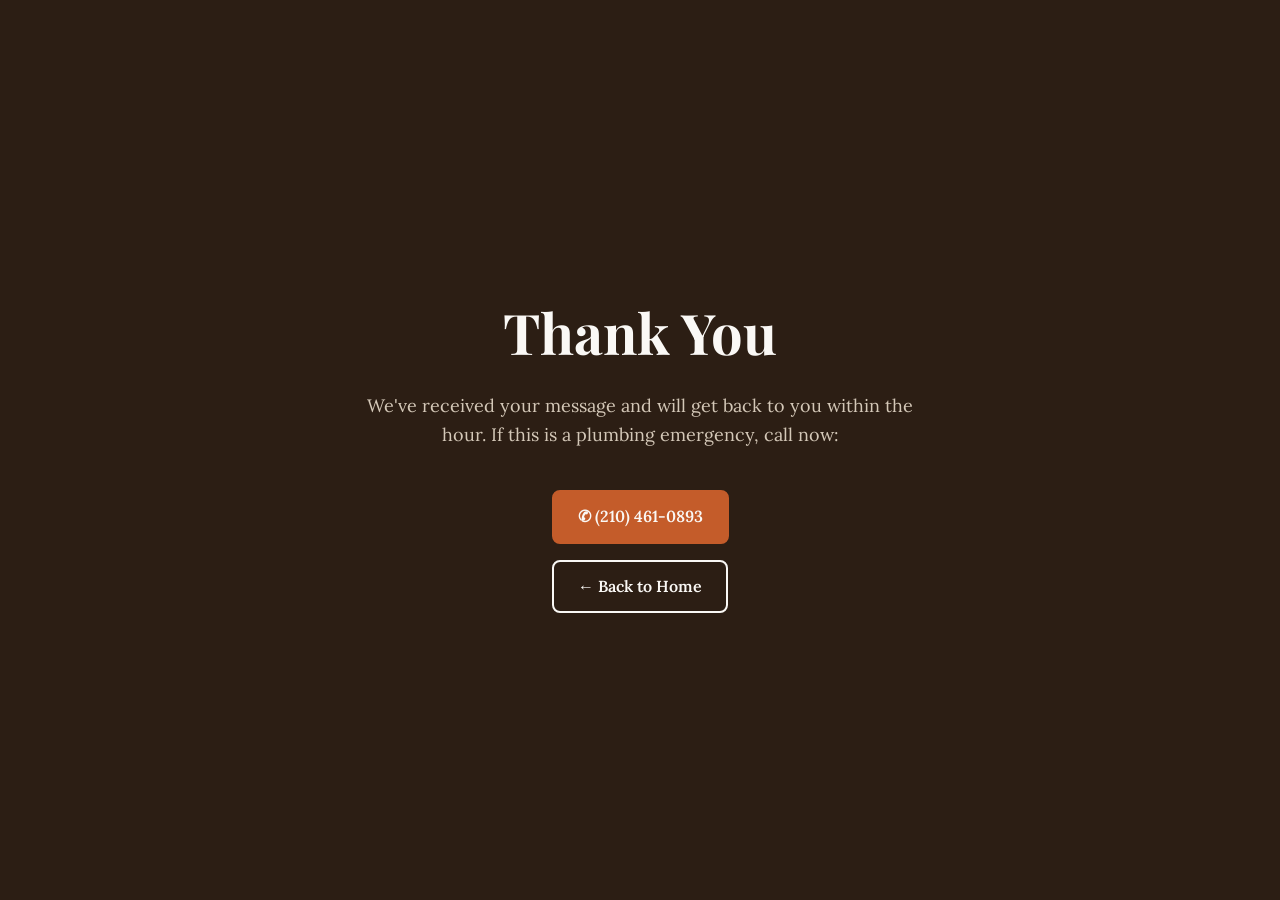
<file: thanks.html>
<!DOCTYPE html>
<html lang="en">
<head>
  <meta charset="UTF-8">
  <meta name="viewport" content="width=device-width, initial-scale=1.0">
  <title>Thank You — Little Chief Plumbing</title>
  <link rel="preconnect" href="https://fonts.googleapis.com">
  <link rel="preconnect" href="https://fonts.gstatic.com" crossorigin>
  <link href="https://fonts.googleapis.com/css2?family=Playfair+Display:ital,wght@0,400;0,500;0,600;0,700;0,800;0,900;1,400;1,500&family=Lora:ital,wght@0,400;0,500;0,600;0,700;1,400&display=swap" rel="stylesheet">
  <link rel="stylesheet" href="css/style.css">
</head>
<body>
  <main class="page-simple">
    <h1>Thank You</h1>
    <p>We've received your message and will get back to you within the hour. If this is a plumbing emergency, call now:</p>
    <a href="tel:+12104610893" class="btn btn-copper">&#9990; (210) 461-0893</a>
    <a href="/" class="btn btn-ghost" style="margin-top:1rem;">&larr; Back to Home</a>
  </main>
</body>
</html>
</file>
<file: css/style.css>
/**
 * Little Chief Plumbing — Redesign
 * Aesthetic: Rugged & Trustworthy
 * Earth Color Palette: deep warm brown-black, copper, gold, warm white, green, taupe
 * Fonts: Playfair Display (display) + Lora (body)
 */

/* ============================================================
   TOKENS
   ============================================================ */

:root {
  /* Brand */
  --brand-dark:       #1A120B;
  --brand-dark-900:   #1A120B;
  --brand-dark-800:   #2C1E14;
  --brand-dark-700:   #3D2A1E;
  --brand-dark-600:   #4E3628;

  --brand-copper:     #C45C2A;
  --brand-copper-700: #9A4A22;
  --brand-copper-600: #C45C2A;
  --brand-copper-500: #D46832;
  --brand-copper-400: #E07840;

  --brand-yellow:     #F5A623;
  --brand-yellow-600: #D48A1A;
  --brand-yellow-500: #F5A623;
  --brand-yellow-400: #F7B84A;

  --brand-cream:      #FAF8F5;

  /* Neutrals */
  --brand-taupe:      #8B7355;
  --warm-50:  #FAF8F5;
  --warm-100: #F0EBE3;
  --warm-200: #E5DDD3;
  --warm-300: #D4C8B8;
  --warm-400: #B8AFA0;
  --warm-500: #9A9182;
  --warm-600: #7D6E5F;
  --warm-700: #6B5E4F;
  --warm-800: #4A3F34;
  --warm-900: #1A120B;

  /* Semantic — Light sections */
  --bg-primary:    var(--warm-50);
  --bg-secondary:  var(--warm-100);
  --bg-inverse:    var(--brand-dark-800);
  --text-primary:  var(--brand-dark-800);
  --text-secondary:var(--warm-700);
  --text-muted:    var(--brand-taupe);
  --text-inverse:  var(--brand-cream);
  --accent:        var(--brand-copper-600);
  --accent-hover:  var(--brand-copper-500);
  --accent-active: var(--brand-copper-700);
  --border:        var(--warm-300);
  --gold:          var(--brand-yellow-500);
  --taupe:         var(--brand-taupe);

  /* Dark section overrides */
  --dark-text:      var(--warm-50);
  --dark-text-sec:  var(--warm-300);
  --dark-accent:    var(--brand-copper-400);
  --dark-border:    rgba(245,166,35,0.15);

  /* Typography */
  --font-display: 'Playfair Display', Georgia, 'Times New Roman', serif;
  --font-body:    'Lora', Georgia, 'Times New Roman', serif;

  /* Scale */
  --text-xs:   0.75rem;
  --text-sm:   0.875rem;
  --text-base: 1rem;
  --text-md:   1.125rem;
  --text-lg:   1.25rem;
  --text-xl:   1.5rem;
  --text-2xl:  2rem;
  --text-3xl:  2.5rem;
  --text-4xl:  3.5rem;
  --text-5xl:  4.5rem;

  /* Spacing */
  --space-1:  0.25rem;
  --space-2:  0.5rem;
  --space-3:  0.75rem;
  --space-4:  1rem;
  --space-5:  1.5rem;
  --space-6:  2rem;
  --space-7:  3rem;
  --space-8:  4rem;
  --space-9:  6rem;
  --space-10: 8rem;
  --space-11: 10rem;

  /* Layout */
  --max-width: 1200px;
  --radius-sm: 4px;
  --radius-md: 8px;
  --radius-lg: 16px;

  /* Motion */
  --ease-out:    cubic-bezier(0.16, 1, 0.3, 1);
  --ease-spring: cubic-bezier(0.34, 1.56, 0.64, 1);
  --dur-fast:    150ms;
  --dur-base:    250ms;
  --dur-slow:    400ms;
  --dur-reveal:  700ms;
}

/* ============================================================
   RESET & BASE
   ============================================================ */

*, *::before, *::after {
  box-sizing: border-box;
  margin: 0;
  padding: 0;
}

html {
  scroll-behavior: smooth;
  -webkit-text-size-adjust: 100%;
}

@media (prefers-reduced-motion: reduce) {
  html { scroll-behavior: auto; }
  *, *::before, *::after {
    animation-duration: 0.01ms !important;
    animation-iteration-count: 1 !important;
    transition-duration: 0.01ms !important;
  }
}

body {
  font-family: var(--font-body);
  font-size: var(--text-base);
  line-height: 1.6;
  color: var(--text-primary);
  background: var(--bg-primary);
  -webkit-font-smoothing: antialiased;
  -moz-osx-font-smoothing: grayscale;
}

img, svg {
  display: block;
  max-width: 100%;
}

a {
  color: inherit;
  text-decoration: none;
}

ul, ol {
  list-style: none;
}

/* ============================================================
   UTILITY
   ============================================================ */

.container {
  max-width: var(--max-width);
  margin-inline: auto;
  padding-inline: var(--space-5);
}

@media (min-width: 768px) {
  .container { padding-inline: var(--space-7); }
}

.section {
  padding-block: var(--space-10);
}

@media (min-width: 768px) {
  .section { padding-block: var(--space-11); }
}

.section--dark {
  background: var(--bg-inverse);
  color: var(--dark-text);
}

.section--alt {
  background: var(--bg-secondary);
}

.section-header {
  text-align: center;
  margin-bottom: var(--space-8);
}

.section-eyebrow {
  display: inline-block;
  font-family: var(--font-body);
  font-size: var(--text-sm);
  font-weight: 600;
  text-transform: uppercase;
  letter-spacing: 0.1em;
  color: var(--accent);
  margin-bottom: var(--space-3);
}

.section-title {
  font-family: var(--font-display);
  font-size: var(--text-3xl);
  font-weight: 700;
  line-height: 1.15;
  color: inherit;
  margin-bottom: var(--space-4);
}

@media (min-width: 768px) {
  .section-title { font-size: var(--text-4xl); }
}

.section-desc {
  font-size: var(--text-md);
  color: var(--text-secondary);
  max-width: 55ch;
  margin-inline: auto;
  line-height: 1.6;
}

.section--dark .section-desc {
  color: var(--dark-text-sec);
}

/* ============================================================
   BUTTONS
   ============================================================ */

.btn {
  display: inline-flex;
  align-items: center;
  justify-content: center;
  gap: var(--space-2);
  font-family: var(--font-body);
  font-size: var(--text-base);
  font-weight: 600;
  padding: var(--space-3) var(--space-5);
  border-radius: var(--radius-md);
  border: 2px solid transparent;
  cursor: pointer;
  transition: all var(--dur-base) var(--ease-out);
}

.btn-copper {
  background: var(--accent);
  color: var(--warm-50);
  border-color: var(--accent);
}

.btn-copper:hover {
  background: var(--accent-hover);
  border-color: var(--accent-hover);
  transform: translateY(-2px);
  box-shadow: 0 4px 16px rgba(196,92,42,0.3);
}

.btn-copper:active {
  background: var(--accent-active);
  transform: translateY(0);
}

.btn-ghost {
  background: transparent;
  color: inherit;
  border-color: currentColor;
}

.btn-ghost:hover {
  background: rgba(196,92,42,0.08);
  border-color: var(--accent);
  color: var(--accent);
}

.btn-full {
  width: 100%;
}

/* ============================================================
   REVEAL ANIMATIONS
   ============================================================ */

.reveal {
  opacity: 0;
  transform: translateY(32px);
  transition: opacity var(--dur-reveal) var(--ease-out),
              transform var(--dur-reveal) var(--ease-out);
}

.reveal.revealed {
  opacity: 1;
  transform: translateY(0);
}

.reveal-delay-1 { transition-delay: 0.1s; }
.reveal-delay-2 { transition-delay: 0.2s; }
.reveal-delay-3 { transition-delay: 0.3s; }
.reveal-delay-4 { transition-delay: 0.4s; }

/* ============================================================
   HEADER / NAV
   ============================================================ */

.header {
  position: fixed;
  top: 0;
  left: 0;
  right: 0;
  z-index: 100;
  padding-block: var(--space-3);
  transition: background var(--dur-base) var(--ease-out),
              backdrop-filter var(--dur-base) var(--ease-out),
              box-shadow var(--dur-base) var(--ease-out);
}

.header.scrolled {
  background: rgba(26,18,11,0.92);
  backdrop-filter: blur(12px);
  -webkit-backdrop-filter: blur(12px);
  box-shadow: 0 2px 20px rgba(0,0,0,0.2);
}

.header-inner {
  display: flex;
  align-items: center;
  justify-content: space-between;
  max-width: var(--max-width);
  margin-inline: auto;
  padding-inline: var(--space-5);
}

@media (min-width: 768px) {
  .header-inner { padding-inline: var(--space-7); }
}

.logo {
  display: flex;
  align-items: center;
  gap: var(--space-3);
  font-family: var(--font-display);
  font-size: var(--text-lg);
  font-weight: 700;
  color: var(--brand-cream);
}

.logo-mark {
  width: 40px;
  height: 40px;
}

.nav-list {
  display: none;
  gap: var(--space-6);
}

@media (min-width: 768px) {
  .nav-list {
    display: flex;
    align-items: center;
  }
}

.nav-link {
  font-family: var(--font-body);
  font-size: var(--text-sm);
  font-weight: 500;
  color: var(--warm-200);
  transition: color var(--dur-fast);
  position: relative;
}

.nav-link::after {
  content: '';
  position: absolute;
  bottom: -4px;
  left: 0;
  width: 0;
  height: 2px;
  background: var(--brand-yellow);
  transition: width var(--dur-base) var(--ease-out);
}

.nav-link:hover,
.nav-link.active {
  color: var(--brand-cream);
}

.nav-link:hover::after,
.nav-link.active::after {
  width: 100%;
}

.header-phone {
  display: none;
  font-family: var(--font-body);
  font-size: var(--text-sm);
  font-weight: 600;
  color: var(--brand-cream);
  padding: var(--space-2) var(--space-4);
  border: 1.5px solid var(--brand-yellow);
  border-radius: var(--radius-md);
  transition: all var(--dur-base);
}

.header-phone:hover {
  background: var(--brand-yellow);
  color: var(--brand-dark-900);
}

@media (min-width: 768px) {
  .header-phone { display: inline-flex; }
}

/* Mobile nav toggle */
.nav-toggle {
  display: flex;
  flex-direction: column;
  gap: 5px;
  background: none;
  border: none;
  cursor: pointer;
  padding: var(--space-2);
}

@media (min-width: 768px) {
  .nav-toggle { display: none; }
}

.nav-toggle-bar {
  width: 24px;
  height: 2px;
  background: var(--brand-cream);
  border-radius: 2px;
  transition: all var(--dur-base) var(--ease-out);
}

.nav-toggle[aria-expanded="true"] .nav-toggle-bar:nth-child(1) {
  transform: rotate(45deg) translate(5px, 5px);
}

.nav-toggle[aria-expanded="true"] .nav-toggle-bar:nth-child(2) {
  opacity: 0;
}

.nav-toggle[aria-expanded="true"] .nav-toggle-bar:nth-child(3) {
  transform: rotate(-45deg) translate(5px, -5px);
}

/* Mobile overlay */
.nav-list.open {
  display: flex;
  flex-direction: column;
  align-items: center;
  justify-content: center;
  gap: var(--space-7);
  position: fixed;
  inset: 0;
  background: rgba(26,18,11,0.97);
  backdrop-filter: blur(8px);
  z-index: 99;
}

.nav-list.open .nav-link {
  font-size: var(--text-2xl);
  font-family: var(--font-display);
}

/* ============================================================
   HERO
   ============================================================ */

.hero {
  position: relative;
  min-height: 100vh;
  display: flex;
  align-items: center;
  justify-content: center;
  text-align: center;
  color: var(--dark-text);
  overflow: hidden;
  padding-top: 80px;
}

.hero::before {
  content: '';
  position: absolute;
  inset: 0;
  background: url('../assets/san-antonio-skyline.jpg') center center / cover no-repeat;
  z-index: 1;
}

.hero::after {
  content: '';
  position: absolute;
  inset: 0;
  background: linear-gradient(
    180deg,
    rgba(26,18,11,0.85) 0%,
    rgba(26,18,11,0.75) 40%,
    rgba(26,18,11,0.85) 100%
  );
  z-index: 2;
}

.hero-inner {
  position: relative;
  z-index: 3;
  max-width: 800px;
  padding-inline: var(--space-5);
}

.hero-badge {
  display: inline-block;
  font-size: var(--text-sm);
  font-weight: 600;
  text-transform: uppercase;
  letter-spacing: 0.1em;
  color: var(--brand-yellow);
  border: 1px solid var(--dark-border);
  padding: var(--space-2) var(--space-4);
  border-radius: var(--radius-full);
  margin-bottom: var(--space-6);
}

.hero-heading {
  font-family: var(--font-display);
  font-size: var(--text-4xl);
  font-weight: 800;
  line-height: 1.1;
  margin-bottom: var(--space-5);
}

@media (min-width: 768px) {
  .hero-heading { font-size: var(--text-5xl); }
}

.hero-line {
  display: block;
}

.hero-line--accent {
  color: var(--brand-copper-400);
}

.hero-sub {
  font-size: var(--text-md);
  color: var(--dark-text-sec);
  max-width: 55ch;
  margin-inline: auto;
  margin-bottom: var(--space-6);
  line-height: 1.6;
}

.hero-sub em {
  color: var(--brand-yellow);
  font-style: italic;
}

.hero-actions {
  display: flex;
  flex-direction: column;
  gap: var(--space-4);
  justify-content: center;
  margin-bottom: var(--space-8);
}

@media (min-width: 768px) {
  .hero-actions {
    flex-direction: row;
    gap: var(--space-5);
  }
}

.hero-stats {
  display: flex;
  flex-wrap: wrap;
  justify-content: center;
  gap: var(--space-5);
  align-items: center;
}

.hero-stat {
  text-align: center;
}

.hero-stat-value {
  display: block;
  font-family: var(--font-display);
  font-size: var(--text-2xl);
  font-weight: 700;
  color: var(--brand-cream);
  line-height: 1;
}

.hero-stat-label {
  display: block;
  font-size: var(--text-sm);
  color: var(--dark-text-sec);
  margin-top: var(--space-1);
}

.hero-stat-divider {
  width: 1px;
  height: 32px;
  background: var(--dark-border);
  display: none;
}

@media (min-width: 768px) {
  .hero-stat-divider { display: block; }
}

/* Headdress background decoration - REMOVED, using skyline background instead */

/* ============================================================
   SERVICES
   ============================================================ */

.services-grid {
  display: grid;
  grid-template-columns: 1fr;
  gap: var(--space-5);
}

@media (min-width: 640px) {
  .services-grid { grid-template-columns: repeat(2, 1fr); }
}

@media (min-width: 1024px) {
  .services-grid { grid-template-columns: repeat(3, 1fr); }
}

.service-card {
  background: var(--bg-secondary);
  border: 1px solid var(--border);
  border-radius: var(--radius-lg);
  padding: var(--space-6);
  position: relative;
  transition: all var(--dur-base) var(--ease-out);
}

.service-card:hover {
  transform: translateY(-6px);
  box-shadow: 0 12px 32px rgba(26,18,11,0.1);
  border-color: var(--accent);
}

.service-card-marker {
  position: absolute;
  top: var(--space-4);
  right: var(--space-4);
  font-family: var(--font-display);
  font-size: var(--text-3xl);
  font-weight: 700;
  color: var(--warm-800);
  opacity: 0.2;
  line-height: 1;
}

.service-card-icon {
  width: 48px;
  height: 48px;
  margin-bottom: var(--space-4);
  color: var(--accent);
}

.service-card-title {
  font-family: var(--font-display);
  font-size: var(--text-xl);
  font-weight: 700;
  margin-bottom: var(--space-2);
  color: var(--text-primary);
}

.service-card-desc {
  font-size: var(--text-sm);
  color: var(--text-secondary);
  line-height: 1.6;
}

/* ============================================================
   ABOUT
   ============================================================ */

.about {
  position: relative;
  overflow: hidden;
  color: var(--dark-text);
}

.about::before {
  content: '';
  position: absolute;
  inset: 0;
  background: url('../assets/plumbing-work.jpg') center center / cover no-repeat;
  z-index: 1;
}

.about::after {
  content: '';
  position: absolute;
  inset: 0;
  background: rgba(26,18,11,0.82);
  z-index: 2;
}

.about .container {
  position: relative;
  z-index: 3;
}

.about-inner {
  max-width: 680px;
  margin-inline: auto;
  text-align: center;
}

.about .section-desc {
  color: var(--dark-text-sec);
  margin-inline: auto;
}

.about-list {
  display: flex;
  flex-direction: column;
  gap: var(--space-5);
  margin-top: var(--space-6);
  text-align: left;
}

.about-list li {
  padding-left: var(--space-4);
  border-left: 2px solid var(--gold);
}

.about-list strong {
  display: block;
  font-family: var(--font-display);
  font-size: var(--text-lg);
  font-weight: 700;
  color: var(--dark-text);
  margin-bottom: var(--space-1);
}

.about-list span {
  font-size: var(--text-sm);
  color: var(--dark-text-sec);
  line-height: 1.5;
}

/* ============================================================
   FAQ — Photo Background
   ============================================================ */

.faq {
  position: relative;
  overflow: hidden;
  color: var(--dark-text);
}

.faq::before {
  content: '';
  position: absolute;
  inset: 0;
  background: url('../assets/bathroom-fixture.jpg') center center / cover no-repeat;
  z-index: 1;
}

.faq::after {
  content: '';
  position: absolute;
  inset: 0;
  background: rgba(26,18,11,0.82);
  z-index: 2;
}

.faq .container {
  position: relative;
  z-index: 3;
}

.faq .section-desc {
  color: var(--dark-text-sec);
}

.faq-item {
  background: rgba(26,18,11,0.5);
  border: 1px solid var(--dark-border);
  border-radius: var(--radius-md);
  overflow: hidden;
}

.faq-trigger {
  display: flex;
  align-items: center;
  justify-content: space-between;
  width: 100%;
  padding: var(--space-4) var(--space-5);
  background: none;
  border: none;
  cursor: pointer;
  text-align: left;
  font-family: var(--font-body);
  font-size: var(--text-md);
  font-weight: 600;
  color: var(--dark-text);
  transition: color var(--dur-fast);
}

.faq-trigger:hover {
  color: var(--gold);
}

.faq-trigger::after {
  content: '+';
  font-family: var(--font-display);
  font-size: var(--text-xl);
  color: var(--gold);
  transition: transform var(--dur-base) var(--ease-out);
  flex-shrink: 0;
  margin-left: var(--space-4);
}

.faq-item.open .faq-trigger::after {
  transform: rotate(45deg);
}

.faq-content {
  max-height: 0;
  overflow: hidden;
  transition: max-height var(--dur-slow) var(--ease-out);
}

.faq-item.open .faq-content {
  max-height: 300px;
}

.faq-content p {
  padding: 0 var(--space-5) var(--space-4);
  font-size: var(--text-base);
  color: var(--dark-text-sec);
  line-height: 1.6;
}

/* ============================================================
   REVIEWS
   ============================================================ */

.reviews-grid {
  display: grid;
  grid-template-columns: 1fr;
  gap: var(--space-5);
}

@media (min-width: 768px) {
  .reviews-grid { grid-template-columns: repeat(2, 1fr); }
}

.review-card {
  background: var(--bg-inverse);
  border: 1px solid var(--dark-border);
  border-radius: var(--radius-lg);
  padding: var(--space-6);
  transition: all var(--dur-base) var(--ease-out);
}

.review-card:hover {
  border-color: var(--brand-copper-400);
  transform: translateY(-4px);
}

.review-stars {
  display: flex;
  gap: 2px;
  margin-bottom: var(--space-4);
  color: var(--brand-yellow);
  font-size: var(--text-lg);
}

.review-card blockquote {
  font-size: var(--text-md);
  color: var(--dark-text);
  line-height: 1.6;
  margin-bottom: var(--space-4);
  font-style: italic;
}

.review-card blockquote p::before {
  content: '"';
  color: var(--brand-copper-400);
  font-size: 1.5em;
  line-height: 0;
  margin-right: 2px;
}

.review-card figcaption {
  font-size: var(--text-sm);
  font-weight: 600;
  color: var(--dark-text-sec);
}

.reviews-footer {
  text-align: center;
  margin-top: var(--space-8);
}

.reviews-footer a {
  display: inline-flex;
  align-items: center;
  gap: var(--space-2);
  color: var(--accent);
  font-weight: 600;
  font-size: var(--text-md);
  transition: color var(--dur-fast);
}

.reviews-footer a:hover {
  color: var(--accent-hover);
}

/* ============================================================
   CONTACT
   ============================================================ */

.contact-grid {
  display: grid;
  grid-template-columns: 1fr;
  gap: var(--space-8);
}

@media (min-width: 768px) {
  .contact-grid { grid-template-columns: 1.2fr 0.8fr; }
}

.contact-form {
  display: flex;
  flex-direction: column;
  gap: var(--space-5);
}

.form-row {
  display: grid;
  grid-template-columns: 1fr;
  gap: var(--space-5);
}

@media (min-width: 640px) {
  .form-row { grid-template-columns: 1fr 1fr; }
}

.form-group {
  display: flex;
  flex-direction: column;
  gap: var(--space-2);
}

.form-group label {
  font-size: var(--text-sm);
  font-weight: 600;
  color: var(--text-primary);
}

.form-group input,
.form-group select,
.form-group textarea {
  font-family: var(--font-body);
  font-size: var(--text-base);
  padding: var(--space-3) var(--space-4);
  border: 1.5px solid var(--border);
  border-radius: var(--radius-md);
  background: var(--bg-primary);
  color: var(--text-primary);
  transition: border-color var(--dur-fast), box-shadow var(--dur-fast);
}

.form-group input:focus,
.form-group select:focus,
.form-group textarea:focus {
  outline: none;
  border-color: var(--accent);
  box-shadow: 0 0 0 3px rgba(196,92,42,0.15);
}

.form-group textarea {
  resize: vertical;
  min-height: 120px;
}

.required {
  color: var(--accent);
}

.contact-sidebar {
  display: flex;
  flex-direction: column;
  gap: var(--space-6);
}

.contact-card {
  background: var(--bg-secondary);
  border: 1px solid var(--border);
  border-radius: var(--radius-lg);
  padding: var(--space-6);
}

.contact-card h3 {
  font-family: var(--font-display);
  font-size: var(--text-lg);
  font-weight: 700;
  margin-bottom: var(--space-3);
  color: var(--text-primary);
}

.contact-card address,
.contact-card p {
  font-style: normal;
  font-size: var(--text-sm);
  color: var(--text-secondary);
  line-height: 1.6;
}

.contact-card-note {
  margin-top: var(--space-3);
  padding-top: var(--space-3);
  border-top: 1px solid var(--border);
  font-size: var(--text-sm);
  color: var(--text-muted);
}

.hours-row {
  display: flex;
  justify-content: space-between;
  font-size: var(--text-sm);
  padding-block: var(--space-2);
  border-bottom: 1px solid var(--border);
}

.hours-row:last-child {
  border-bottom: none;
}

.hours-value {
  font-weight: 600;
  color: var(--accent);
}

.contact-map iframe {
  width: 100%;
  height: 160px;
  border-radius: var(--radius-md);
  border: none;
  margin-top: var(--space-3);
}

/* ============================================================
   FOOTER
   ============================================================ */

.footer {
  background: var(--bg-inverse);
  color: var(--dark-text-sec);
  padding-block: var(--space-10);
}

.footer-grid {
  display: grid;
  grid-template-columns: 1fr;
  gap: var(--space-8);
  margin-bottom: var(--space-8);
}

@media (min-width: 768px) {
  .footer-grid { grid-template-columns: 2fr 1fr 1fr; }
}

.footer-brand {
  max-width: 400px;
}

.footer-logo-link {
  display: flex;
  align-items: center;
  gap: var(--space-3);
  font-family: var(--font-display);
  font-size: var(--text-lg);
  font-weight: 700;
  color: var(--brand-cream);
  margin-bottom: var(--space-4);
}

.footer-tagline {
  font-size: var(--text-sm);
  line-height: 1.6;
  color: var(--dark-text-sec);
}

.footer-tagline em {
  color: var(--brand-yellow);
  font-style: italic;
}

.footer-nav h4,
.footer-contact-info h4 {
  font-family: var(--font-display);
  font-size: var(--text-base);
  font-weight: 700;
  color: var(--brand-cream);
  margin-bottom: var(--space-4);
}

.footer-nav ul,
.footer-contact-info ul {
  display: flex;
  flex-direction: column;
  gap: var(--space-3);
}

.footer-nav a,
.footer-contact-info a {
  font-size: var(--text-sm);
  color: var(--dark-text-sec);
  transition: color var(--dur-fast);
}

.footer-nav a:hover,
.footer-contact-info a:hover {
  color: var(--brand-cream);
}

.footer-contact-info address {
  font-size: var(--text-sm);
  font-style: normal;
  color: var(--dark-text-sec);
  line-height: 1.6;
}

.footer-bottom {
  border-top: 1px solid var(--dark-border);
  padding-top: var(--space-6);
  text-align: center;
  font-size: var(--text-sm);
  color: var(--dark-text-sec);
}

/* ============================================================
   THANKS & 404
   ============================================================ */

.page-simple {
  min-height: 100vh;
  display: flex;
  flex-direction: column;
  align-items: center;
  justify-content: center;
  text-align: center;
  padding: var(--space-8);
  background: var(--bg-inverse);
  color: var(--dark-text);
}

.page-simple h1 {
  font-family: var(--font-display);
  font-size: var(--text-4xl);
  font-weight: 700;
  margin-bottom: var(--space-4);
  color: var(--brand-cream);
}

.page-simple p {
  font-size: var(--text-md);
  color: var(--dark-text-sec);
  max-width: 50ch;
  margin-bottom: var(--space-6);
  line-height: 1.6;
}

.page-simple .btn {
  margin-top: var(--space-2);
}
</file>
<file: site/css/style.css>
/**
 * Little Chief Plumbing — Redesign
 * Aesthetic: Rugged & Trustworthy
 * Earth Color Palette: deep warm brown-black, copper, gold, warm white, green, taupe
 * Fonts: Playfair Display (display) + Lora (body)
 */

/* ============================================================
   TOKENS
   ============================================================ */

:root {
  /* Brand */
  --brand-dark:       #1A120B;
  --brand-dark-900:   #1A120B;
  --brand-dark-800:   #2C1E14;
  --brand-dark-700:   #3D2A1E;
  --brand-dark-600:   #4E3628;

  --brand-copper:     #C45C2A;
  --brand-copper-700: #9A4A22;
  --brand-copper-600: #C45C2A;
  --brand-copper-500: #D46832;
  --brand-copper-400: #E07840;

  --brand-yellow:     #F5A623;
  --brand-yellow-600: #D48A1A;
  --brand-yellow-500: #F5A623;
  --brand-yellow-400: #F7B84A;

  --brand-cream:      #FAF8F5;

  /* Neutrals */
  --brand-taupe:      #8B7355;
  --warm-50:  #FAF8F5;
  --warm-100: #F0EBE3;
  --warm-200: #E5DDD3;
  --warm-300: #D4C8B8;
  --warm-400: #B8AFA0;
  --warm-500: #9A9182;
  --warm-600: #7D6E5F;
  --warm-700: #6B5E4F;
  --warm-800: #4A3F34;
  --warm-900: #1A120B;

  /* Semantic — Light sections */
  --bg-primary:    var(--warm-50);
  --bg-secondary:  var(--warm-100);
  --bg-inverse:    var(--brand-dark-800);
  --text-primary:  var(--brand-dark-800);
  --text-secondary:var(--warm-700);
  --text-muted:    var(--brand-taupe);
  --text-inverse:  var(--brand-cream);
  --accent:        var(--brand-copper-600);
  --accent-hover:  var(--brand-copper-500);
  --accent-active: var(--brand-copper-700);
  --border:        var(--warm-300);
  --gold:          var(--brand-yellow-500);
  --taupe:         var(--brand-taupe);

  /* Dark section overrides */
  --dark-text:      var(--warm-50);
  --dark-text-sec:  var(--warm-300);
  --dark-accent:    var(--brand-copper-400);
  --dark-border:    rgba(245,166,35,0.15);

  /* Overlays */
  --overlay-dark:   rgba(26,18,11,0.82);
  --overlay-header: rgba(26,18,11,0.92);
  --overlay-mobile: rgba(26,18,11,0.97);

  /* Typography */
  --font-display: 'Playfair Display', Georgia, 'Times New Roman', serif;
  --font-body:    'Lora', Georgia, 'Times New Roman', serif;

  /* Scale */
  --text-xs:   0.75rem;
  --text-sm:   0.875rem;
  --text-base: 1rem;
  --text-md:   1.125rem;
  --text-lg:   1.25rem;
  --text-xl:   1.5rem;
  --text-2xl:  2rem;
  --text-3xl:  2.5rem;
  --text-4xl:  3.5rem;
  --text-5xl:  4.5rem;

  /* Spacing */
  --space-1:  0.25rem;
  --space-2:  0.5rem;
  --space-3:  0.75rem;
  --space-4:  1rem;
  --space-5:  1.5rem;
  --space-6:  2rem;
  --space-7:  3rem;
  --space-8:  4rem;
  --space-9:  6rem;
  --space-10: 8rem;
  --space-11: 10rem;

  /* Layout */
  --max-width: 1200px;
  --radius-sm: 4px;
  --radius-md: 8px;
  --radius-lg: 16px;

  /* Motion */
  --ease-out:    cubic-bezier(0.16, 1, 0.3, 1);
  --ease-spring: cubic-bezier(0.34, 1.56, 0.64, 1);
  --dur-fast:    150ms;
  --dur-base:    250ms;
  --dur-slow:    400ms;
  --dur-reveal:  700ms;
}

/* ============================================================
   RESET & BASE
   ============================================================ */

*, *::before, *::after {
  box-sizing: border-box;
  margin: 0;
  padding: 0;
}

html {
  scroll-behavior: smooth;
  -webkit-text-size-adjust: 100%;
}

@media (prefers-reduced-motion: reduce) {
  html { scroll-behavior: auto; }
  *, *::before, *::after {
    animation-duration: 0.01ms !important;
    animation-iteration-count: 1 !important;
    transition-duration: 0.01ms !important;
  }
}

body {
  font-family: var(--font-body);
  font-size: var(--text-base);
  line-height: 1.6;
  color: var(--text-primary);
  background: var(--bg-primary);
  -webkit-font-smoothing: antialiased;
  -moz-osx-font-smoothing: grayscale;
}

img, svg {
  display: block;
  max-width: 100%;
}

a {
  color: inherit;
  text-decoration: none;
}

ul, ol {
  list-style: none;
}

/* ============================================================
   UTILITY
   ============================================================ */

.container {
  max-width: var(--max-width);
  margin-inline: auto;
  padding-inline: var(--space-5);
}

@media (min-width: 768px) {
  .container { padding-inline: var(--space-7); }
}

.section {
  padding-block: var(--space-10);
}

@media (min-width: 768px) {
  .section { padding-block: var(--space-11); }
}

.section--dark {
  background: var(--bg-inverse);
  color: var(--dark-text);
}

.section--alt {
  background: var(--bg-secondary);
}

.section-header {
  text-align: center;
  margin-bottom: var(--space-8);
}

.section-eyebrow {
  display: inline-block;
  font-family: var(--font-body);
  font-size: var(--text-sm);
  font-weight: 600;
  text-transform: uppercase;
  letter-spacing: 0.1em;
  color: var(--accent);
  margin-bottom: var(--space-3);
}

.section-title {
  font-family: var(--font-display);
  font-size: var(--text-3xl);
  font-weight: 700;
  line-height: 1.15;
  color: inherit;
  margin-bottom: var(--space-4);
}

@media (min-width: 768px) {
  .section-title { font-size: var(--text-4xl); }
}

.section-desc {
  font-size: var(--text-md);
  color: var(--text-secondary);
  max-width: 55ch;
  margin-inline: auto;
  line-height: 1.6;
}

.section--dark .section-desc {
  color: var(--dark-text-sec);
}

/* ============================================================
   BUTTONS
   ============================================================ */

.btn {
  display: inline-flex;
  align-items: center;
  justify-content: center;
  gap: var(--space-2);
  font-family: var(--font-body);
  font-size: var(--text-base);
  font-weight: 600;
  padding: var(--space-3) var(--space-5);
  border-radius: var(--radius-md);
  border: 2px solid transparent;
  cursor: pointer;
  transition: all var(--dur-base) var(--ease-out);
}

.btn-copper {
  background: var(--accent);
  color: var(--warm-50);
  border-color: var(--accent);
}

.btn-copper:hover {
  background: var(--accent-hover);
  border-color: var(--accent-hover);
  transform: translateY(-2px);
  box-shadow: 0 4px 16px rgba(196,92,42,0.3);
}

.btn-copper:active {
  background: var(--accent-active);
  transform: translateY(0);
}

.btn-ghost {
  background: transparent;
  color: inherit;
  border-color: currentColor;
}

.btn-ghost:hover {
  background: rgba(196,92,42,0.08);
  border-color: var(--accent);
  color: var(--accent);
}

.btn-full {
  width: 100%;
}

/* ============================================================
   REVEAL ANIMATIONS
   ============================================================ */

.reveal {
  opacity: 0;
  transform: translateY(32px);
  transition: opacity var(--dur-reveal) var(--ease-out),
              transform var(--dur-reveal) var(--ease-out);
}

.reveal.revealed {
  opacity: 1;
  transform: translateY(0);
}

.reveal-delay-1 { transition-delay: 0.1s; }
.reveal-delay-2 { transition-delay: 0.2s; }
.reveal-delay-3 { transition-delay: 0.3s; }
.reveal-delay-4 { transition-delay: 0.4s; }

/* ============================================================
   HEADER / NAV
   ============================================================ */

.header {
  position: fixed;
  top: 0;
  left: 0;
  right: 0;
  z-index: 100;
  padding-block: var(--space-3);
  transition: background var(--dur-base) var(--ease-out),
              backdrop-filter var(--dur-base) var(--ease-out),
              box-shadow var(--dur-base) var(--ease-out);
}

.header.scrolled {
  background: var(--overlay-header);
  backdrop-filter: blur(12px);
  -webkit-backdrop-filter: blur(12px);
  box-shadow: 0 2px 20px rgba(0,0,0,0.2);
}

.header-inner {
  display: flex;
  align-items: center;
  justify-content: space-between;
  max-width: var(--max-width);
  margin-inline: auto;
  padding-inline: var(--space-5);
}

@media (min-width: 768px) {
  .header-inner { padding-inline: var(--space-7); }
}

.logo {
  display: flex;
  align-items: center;
  gap: var(--space-3);
  font-family: var(--font-display);
  font-size: var(--text-lg);
  font-weight: 700;
  color: var(--brand-cream);
}

.logo-mark {
  width: 40px;
  height: 40px;
}

.nav-list {
  display: none;
  gap: var(--space-6);
}

@media (min-width: 768px) {
  .nav-list {
    display: flex;
    align-items: center;
  }
}

.nav-link {
  font-family: var(--font-body);
  font-size: var(--text-sm);
  font-weight: 500;
  color: var(--warm-200);
  transition: color var(--dur-fast);
  position: relative;
}

.nav-link::after {
  content: '';
  position: absolute;
  bottom: -4px;
  left: 0;
  width: 0;
  height: 2px;
  background: var(--brand-yellow);
  transition: width var(--dur-base) var(--ease-out);
}

.nav-link:hover,
.nav-link.active {
  color: var(--brand-cream);
}

.nav-link:hover::after,
.nav-link.active::after {
  width: 100%;
}

.header-phone {
  display: none;
  font-family: var(--font-body);
  font-size: var(--text-sm);
  font-weight: 600;
  color: var(--brand-cream);
  padding: var(--space-2) var(--space-4);
  border: 1.5px solid var(--brand-yellow);
  border-radius: var(--radius-md);
  transition: all var(--dur-base);
}

.header-phone:hover {
  background: var(--brand-yellow);
  color: var(--brand-dark-900);
}

@media (min-width: 768px) {
  .header-phone { display: inline-flex; }
}

/* Mobile nav toggle */
.nav-toggle {
  display: flex;
  flex-direction: column;
  gap: 5px;
  background: none;
  border: none;
  cursor: pointer;
  padding: var(--space-2);
}

@media (min-width: 768px) {
  .nav-toggle { display: none; }
}

.nav-toggle-bar {
  width: 24px;
  height: 2px;
  background: var(--brand-cream);
  border-radius: 2px;
  transition: all var(--dur-base) var(--ease-out);
}

.nav-toggle[aria-expanded="true"] .nav-toggle-bar:nth-child(1) {
  transform: rotate(45deg) translate(5px, 5px);
}

.nav-toggle[aria-expanded="true"] .nav-toggle-bar:nth-child(2) {
  opacity: 0;
}

.nav-toggle[aria-expanded="true"] .nav-toggle-bar:nth-child(3) {
  transform: rotate(-45deg) translate(5px, -5px);
}

/* Mobile overlay */
.nav-list.open {
  display: flex;
  flex-direction: column;
  align-items: center;
  justify-content: center;
  gap: var(--space-7);
  position: fixed;
  inset: 0;
  background: var(--overlay-mobile);
  backdrop-filter: blur(8px);
  z-index: 99;
}

.nav-list.open .nav-link {
  font-size: var(--text-2xl);
  font-family: var(--font-display);
}

/* ============================================================
   HERO
   ============================================================ */

.hero {
  position: relative;
  min-height: 100vh;
  display: flex;
  align-items: center;
  justify-content: center;
  text-align: center;
  color: var(--dark-text);
  overflow: hidden;
  padding-top: 80px;
}

.hero::before {
  content: '';
  position: absolute;
  inset: 0;
  background: url('../assets/san-antonio-skyline-400.webp') center center / cover no-repeat;
  z-index: 1;
}

@media (min-width: 768px) {
  .hero::before {
    background-image: url('../assets/san-antonio-skyline.webp');
  }
}

.hero::after {
  content: '';
  position: absolute;
  inset: 0;
  background: linear-gradient(
    180deg,
    var(--overlay-dark) 0%,
    rgba(26,18,11,0.75) 40%,
    var(--overlay-dark) 100%
  );
  z-index: 2;
}

.hero-inner {
  position: relative;
  z-index: 3;
  max-width: 800px;
  padding-inline: var(--space-5);
}

.hero-badge {
  display: inline-block;
  font-size: var(--text-sm);
  font-weight: 600;
  text-transform: uppercase;
  letter-spacing: 0.1em;
  color: var(--brand-yellow);
  border: 1px solid var(--dark-border);
  padding: var(--space-2) var(--space-4);
  border-radius: var(--radius-full);
  margin-bottom: var(--space-6);
}

.hero-heading {
  font-family: var(--font-display);
  font-size: var(--text-4xl);
  font-weight: 800;
  line-height: 1.1;
  margin-bottom: var(--space-5);
}

@media (min-width: 768px) {
  .hero-heading { font-size: var(--text-5xl); }
}

.hero-line {
  display: block;
}

.hero-line--accent {
  color: var(--brand-copper-400);
}

.hero-sub {
  font-size: var(--text-md);
  color: var(--dark-text-sec);
  max-width: 55ch;
  margin-inline: auto;
  margin-bottom: var(--space-6);
  line-height: 1.6;
}

.hero-sub em {
  color: var(--brand-yellow);
  font-style: italic;
}

.hero-actions {
  display: flex;
  flex-direction: column;
  gap: var(--space-4);
  justify-content: center;
  margin-bottom: var(--space-8);
}

@media (min-width: 768px) {
  .hero-actions {
    flex-direction: row;
    gap: var(--space-5);
  }
}

.hero-stats {
  display: flex;
  flex-wrap: wrap;
  justify-content: center;
  gap: var(--space-5);
  align-items: center;
}

.hero-stat {
  text-align: center;
}

.hero-stat-value {
  display: block;
  font-family: var(--font-display);
  font-size: var(--text-2xl);
  font-weight: 700;
  color: var(--brand-cream);
  line-height: 1;
}

.hero-stat-label {
  display: block;
  font-size: var(--text-sm);
  color: var(--dark-text-sec);
  margin-top: var(--space-1);
}

.hero-stat-divider {
  width: 1px;
  height: 32px;
  background: var(--dark-border);
  display: none;
}

@media (min-width: 768px) {
  .hero-stat-divider { display: block; }
}

/* Headdress background decoration - REMOVED, using skyline background instead */

/* ============================================================
   SERVICES
   ============================================================ */

.services-grid {
  display: grid;
  grid-template-columns: 1fr;
  gap: var(--space-5);
}

@media (min-width: 640px) {
  .services-grid { grid-template-columns: repeat(2, 1fr); }
}

@media (min-width: 1024px) {
  .services-grid { grid-template-columns: repeat(3, 1fr); }
}

.service-card {
  background: var(--bg-secondary);
  border: 1px solid var(--border);
  border-radius: var(--radius-lg);
  padding: var(--space-6);
  position: relative;
  transition: all var(--dur-base) var(--ease-out);
}

.service-card:hover {
  transform: translateY(-6px);
  box-shadow: 0 12px 32px rgba(26,18,11,0.1);
  border-color: var(--accent);
}

.service-card-marker {
  position: absolute;
  top: var(--space-4);
  right: var(--space-4);
  font-family: var(--font-display);
  font-size: var(--text-3xl);
  font-weight: 700;
  color: var(--warm-800);
  opacity: 0.2;
  line-height: 1;
}

.service-card-icon {
  width: 48px;
  height: 48px;
  margin-bottom: var(--space-4);
  color: var(--accent);
}

.service-card-title {
  font-family: var(--font-display);
  font-size: var(--text-xl);
  font-weight: 700;
  margin-bottom: var(--space-2);
  color: var(--text-primary);
}

.service-card-desc {
  font-size: var(--text-sm);
  color: var(--text-secondary);
  line-height: 1.6;
}

/* ============================================================
   ABOUT
   ============================================================ */

.about {
  position: relative;
  overflow: hidden;
  color: var(--dark-text);
}

.about::before {
  content: '';
  position: absolute;
  inset: 0;
  background: url('../assets/plumbing-work-400.webp') center center / cover no-repeat;
  z-index: 1;
}

@media (min-width: 768px) {
  .about::before {
    background-image: url('../assets/plumbing-work.webp');
  }
}

.about::after {
  content: '';
  position: absolute;
  inset: 0;
  background: var(--overlay-dark);
  z-index: 2;
}

.about .container {
  position: relative;
  z-index: 3;
}

.about-inner {
  max-width: 680px;
  margin-inline: auto;
  text-align: center;
}

.about .section-desc {
  color: var(--dark-text-sec);
  margin-inline: auto;
}

.about-list {
  display: flex;
  flex-direction: column;
  gap: var(--space-5);
  margin-top: var(--space-6);
  text-align: left;
}

.about-list li {
  padding-left: var(--space-4);
  border-left: 2px solid var(--gold);
}

.about-list strong {
  display: block;
  font-family: var(--font-display);
  font-size: var(--text-lg);
  font-weight: 700;
  color: var(--dark-text);
  margin-bottom: var(--space-1);
}

.about-list span {
  font-size: var(--text-sm);
  color: var(--dark-text-sec);
  line-height: 1.5;
}

/* ============================================================
   FAQ — Photo Background
   ============================================================ */

.faq {
  position: relative;
  overflow: hidden;
  color: var(--dark-text);
}

.faq::before {
  content: '';
  position: absolute;
  inset: 0;
  background: url('../assets/bathroom-fixture-400.webp') center center / cover no-repeat;
  z-index: 1;
}

@media (min-width: 768px) {
  .faq::before {
    background-image: url('../assets/bathroom-fixture.webp');
  }
}

.faq::after {
  content: '';
  position: absolute;
  inset: 0;
  background: var(--overlay-dark);
  z-index: 2;
}

.faq .container {
  position: relative;
  z-index: 3;
}

.faq .section-desc {
  color: var(--dark-text-sec);
}

.faq-item {
  background: rgba(26,18,11,0.5);
  border: 1px solid var(--dark-border);
  border-radius: var(--radius-md);
  overflow: hidden;
}

.faq-trigger {
  display: flex;
  align-items: center;
  justify-content: space-between;
  width: 100%;
  padding: var(--space-4) var(--space-5);
  background: none;
  border: none;
  cursor: pointer;
  text-align: left;
  font-family: var(--font-body);
  font-size: var(--text-md);
  font-weight: 600;
  color: var(--dark-text);
  transition: color var(--dur-fast);
}

.faq-trigger:hover {
  color: var(--gold);
}

.faq-trigger::after {
  content: '+';
  font-family: var(--font-display);
  font-size: var(--text-xl);
  color: var(--gold);
  transition: transform var(--dur-base) var(--ease-out);
  flex-shrink: 0;
  margin-left: var(--space-4);
}

.faq-item.open .faq-trigger::after {
  transform: rotate(45deg);
}

.faq-content {
  max-height: 0;
  overflow: hidden;
  transition: max-height var(--dur-slow) var(--ease-out);
}

.faq-item.open .faq-content {
  max-height: 300px;
}

.faq-content p {
  padding: 0 var(--space-5) var(--space-4);
  font-size: var(--text-base);
  color: var(--dark-text-sec);
  line-height: 1.6;
}

/* ============================================================
   REVIEWS
   ============================================================ */

.reviews-grid {
  display: grid;
  grid-template-columns: 1fr;
  gap: var(--space-5);
}

@media (min-width: 768px) {
  .reviews-grid { grid-template-columns: repeat(2, 1fr); }
}

.review-card {
  background: var(--bg-inverse);
  border: 1px solid var(--dark-border);
  border-radius: var(--radius-lg);
  padding: var(--space-6);
  transition: all var(--dur-base) var(--ease-out);
}

.review-card:hover {
  border-color: var(--brand-copper-400);
  transform: translateY(-4px);
}

.review-stars {
  display: flex;
  gap: 2px;
  margin-bottom: var(--space-4);
  color: var(--brand-yellow);
  font-size: var(--text-lg);
}

.review-card blockquote {
  font-size: var(--text-md);
  color: var(--dark-text);
  line-height: 1.6;
  margin-bottom: var(--space-4);
  font-style: italic;
}

.review-card blockquote p::before {
  content: '"';
  color: var(--brand-copper-400);
  font-size: 1.5em;
  line-height: 0;
  margin-right: 2px;
}

.review-card figcaption {
  font-size: var(--text-sm);
  font-weight: 600;
  color: var(--dark-text-sec);
}

.reviews-footer {
  text-align: center;
  margin-top: var(--space-8);
}

.reviews-footer a {
  display: inline-flex;
  align-items: center;
  gap: var(--space-2);
  color: var(--accent);
  font-weight: 600;
  font-size: var(--text-md);
  transition: color var(--dur-fast);
}

.reviews-footer a:hover {
  color: var(--accent-hover);
}

/* ============================================================
   CONTACT
   ============================================================ */

.contact-grid {
  display: grid;
  grid-template-columns: 1fr;
  gap: var(--space-8);
}

@media (min-width: 768px) {
  .contact-grid { grid-template-columns: 1.2fr 0.8fr; }
}

.contact-form {
  display: flex;
  flex-direction: column;
  gap: var(--space-5);
}

.form-row {
  display: grid;
  grid-template-columns: 1fr;
  gap: var(--space-5);
}

@media (min-width: 640px) {
  .form-row { grid-template-columns: 1fr 1fr; }
}

.form-group {
  display: flex;
  flex-direction: column;
  gap: var(--space-2);
}

.form-group label {
  font-size: var(--text-sm);
  font-weight: 600;
  color: var(--text-primary);
}

.form-group input,
.form-group select,
.form-group textarea {
  font-family: var(--font-body);
  font-size: var(--text-base);
  padding: var(--space-3) var(--space-4);
  border: 1.5px solid var(--border);
  border-radius: var(--radius-md);
  background: var(--bg-primary);
  color: var(--text-primary);
  transition: border-color var(--dur-fast), box-shadow var(--dur-fast);
}

.form-group input:focus,
.form-group select:focus,
.form-group textarea:focus {
  outline: none;
  border-color: var(--accent);
  box-shadow: 0 0 0 3px rgba(196,92,42,0.15);
}

.form-group textarea {
  resize: vertical;
  min-height: 120px;
}

.required {
  color: var(--accent);
}

.contact-sidebar {
  display: flex;
  flex-direction: column;
  gap: var(--space-6);
}

.contact-card {
  background: var(--bg-secondary);
  border: 1px solid var(--border);
  border-radius: var(--radius-lg);
  padding: var(--space-6);
}

.contact-card h3 {
  font-family: var(--font-display);
  font-size: var(--text-lg);
  font-weight: 700;
  margin-bottom: var(--space-3);
  color: var(--text-primary);
}

.contact-card address,
.contact-card p {
  font-style: normal;
  font-size: var(--text-sm);
  color: var(--text-secondary);
  line-height: 1.6;
}

.contact-card-note {
  margin-top: var(--space-3);
  padding-top: var(--space-3);
  border-top: 1px solid var(--border);
  font-size: var(--text-sm);
  color: var(--text-muted);
}

.hours-row {
  display: flex;
  justify-content: space-between;
  font-size: var(--text-sm);
  padding-block: var(--space-2);
  border-bottom: 1px solid var(--border);
}

.hours-row:last-child {
  border-bottom: none;
}

.hours-value {
  font-weight: 600;
  color: var(--accent);
}

.contact-map iframe {
  width: 100%;
  height: 160px;
  border-radius: var(--radius-md);
  border: none;
  margin-top: var(--space-3);
}

/* ============================================================
   FOOTER
   ============================================================ */

.footer {
  background: var(--bg-inverse);
  color: var(--dark-text-sec);
  padding-block: var(--space-10);
}

.footer-grid {
  display: grid;
  grid-template-columns: 1fr;
  gap: var(--space-8);
  margin-bottom: var(--space-8);
}

@media (min-width: 768px) {
  .footer-grid { grid-template-columns: 2fr 1fr 1fr; }
}

.footer-brand {
  max-width: 400px;
}

.footer-logo-link {
  display: flex;
  align-items: center;
  gap: var(--space-3);
  font-family: var(--font-display);
  font-size: var(--text-lg);
  font-weight: 700;
  color: var(--brand-cream);
  margin-bottom: var(--space-4);
}

.footer-tagline {
  font-size: var(--text-sm);
  line-height: 1.6;
  color: var(--dark-text-sec);
}

.footer-tagline em {
  color: var(--brand-yellow);
  font-style: italic;
}

.footer-nav h4,
.footer-contact-info h4 {
  font-family: var(--font-display);
  font-size: var(--text-base);
  font-weight: 700;
  color: var(--brand-cream);
  margin-bottom: var(--space-4);
}

.footer-nav ul,
.footer-contact-info ul {
  display: flex;
  flex-direction: column;
  gap: var(--space-3);
}

.footer-nav a,
.footer-contact-info a {
  font-size: var(--text-sm);
  color: var(--dark-text-sec);
  transition: color var(--dur-fast);
}

.footer-nav a:hover,
.footer-contact-info a:hover {
  color: var(--brand-cream);
}

.footer-contact-info address {
  font-size: var(--text-sm);
  font-style: normal;
  color: var(--dark-text-sec);
  line-height: 1.6;
}

.footer-bottom {
  border-top: 1px solid var(--dark-border);
  padding-top: var(--space-6);
  text-align: center;
  font-size: var(--text-sm);
  color: var(--dark-text-sec);
}

/* ============================================================
   THANKS & 404
   ============================================================ */

.page-simple {
  min-height: 100vh;
  display: flex;
  flex-direction: column;
  align-items: center;
  justify-content: center;
  text-align: center;
  padding: var(--space-8);
  background: var(--bg-inverse);
  color: var(--dark-text);
}

.page-simple h1 {
  font-family: var(--font-display);
  font-size: var(--text-4xl);
  font-weight: 700;
  margin-bottom: var(--space-4);
  color: var(--brand-cream);
}

.page-simple p {
  font-size: var(--text-md);
  color: var(--dark-text-sec);
  max-width: 50ch;
  margin-bottom: var(--space-6);
  line-height: 1.6;
}

.page-simple .btn {
  margin-top: var(--space-2);
}
</file>
